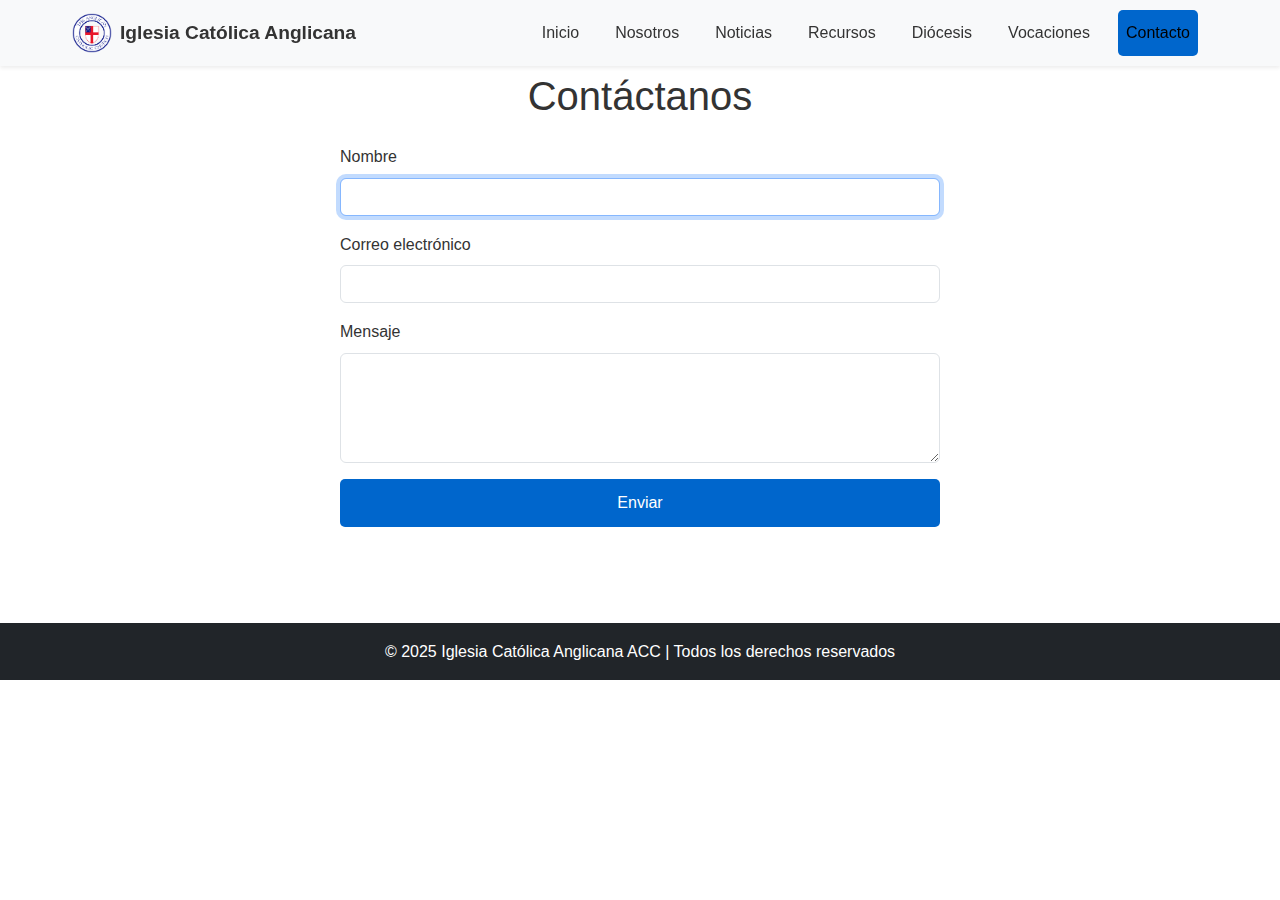
<file: contacto.html>
<!DOCTYPE html>
<html lang="es">
<head>
    <meta charset="UTF-8">
    <meta name="viewport" content="width=device-width, initial-scale=1.0">
    <title>Contacto - Iglesia Católica Anglicana</title>
    <link href="https://cdn.jsdelivr.net/npm/bootstrap@5.3.3/dist/css/bootstrap.min.css" rel="stylesheet">
    <link rel="stylesheet" href="css/styles.css">
    </head>
    <body>
    <!-- HEADER -->
    <header>
    <nav class="navbar navbar-expand-lg navbar-light bg-light fixed-top shadow-sm">
        <div class="container">
            <a class="navbar-brand fw-bold" href="index.html">
                <img src="img/logo/ACC-Logo.png" alt="Logo ACC" width="40" class="me-2">Iglesia Católica Anglicana
            </a>
            <button class="navbar-toggler" type="button" data-bs-toggle="collapse" data-bs-target="#menu">
                <span class="navbar-toggler-icon"></span>
            </button>
            <div class="collapse navbar-collapse" id="menu">
                <ul class="navbar-nav ms-auto">
                    <li class="nav-item"><a href="index.html" class="nav-link">Inicio</a></li>
                    <li class="nav-item"><a href="nosotros.html" class="nav-link">Nosotros</a></li>
                    <li class="nav-item"><a href="noticias.html" class="nav-link">Noticias</a></li>
                    <li class="nav-item"><a href="recursos.html" class="nav-link">Recursos</a></li>
                    <li class="nav-item"><a href="diocesis.html" class="nav-link">Diócesis</a></li>
                    <li class="nav-item"><a href="vocaciones.html" class="nav-link">Vocaciones</a></li>
                    <li class="nav-item"><a href="contacto.html" class="nav-link active">Contacto</a></li>
                </ul>
            </div>
        </div>
    </nav>
    </header>

    <main class="container py-5 mt-5 pt-4">
        <h1 class="text-center mb-4">Contáctanos</h1>

        <form class="mx-auto" style="max-width: 600px;">
        <div class="mb-3">
            <label for="nombre" class="form-label">Nombre</label>
            <input type="text" id="nombre" class="form-control" required autofocus>
        </div>
        <div class="mb-3">
            <label for="correo" class="form-label">Correo electrónico</label>
            <input type="email" id="correo" class="form-control" required>
        </div>
        <div class="mb-3">
            <label for="mensaje" class="form-label">Mensaje</label>
            <textarea id="mensaje" class="form-control" rows="4" required></textarea>
        </div>
        <button type="submit" class="btn btn-primary w-100">Enviar</button>
        </form>
    </main>

    <!-- FOOTER -->
    <footer class="bg-dark text-white text-center py-3 mt-5">
        <p class="mb-0">© 2025 Iglesia Católica Anglicana ACC | Todos los derechos reservados</p>
    </footer>

    <script src="https://cdn.jsdelivr.net/npm/bootstrap@5.3.3/dist/js/bootstrap.bundle.min.js"></script>
</body>
</html>
</file>
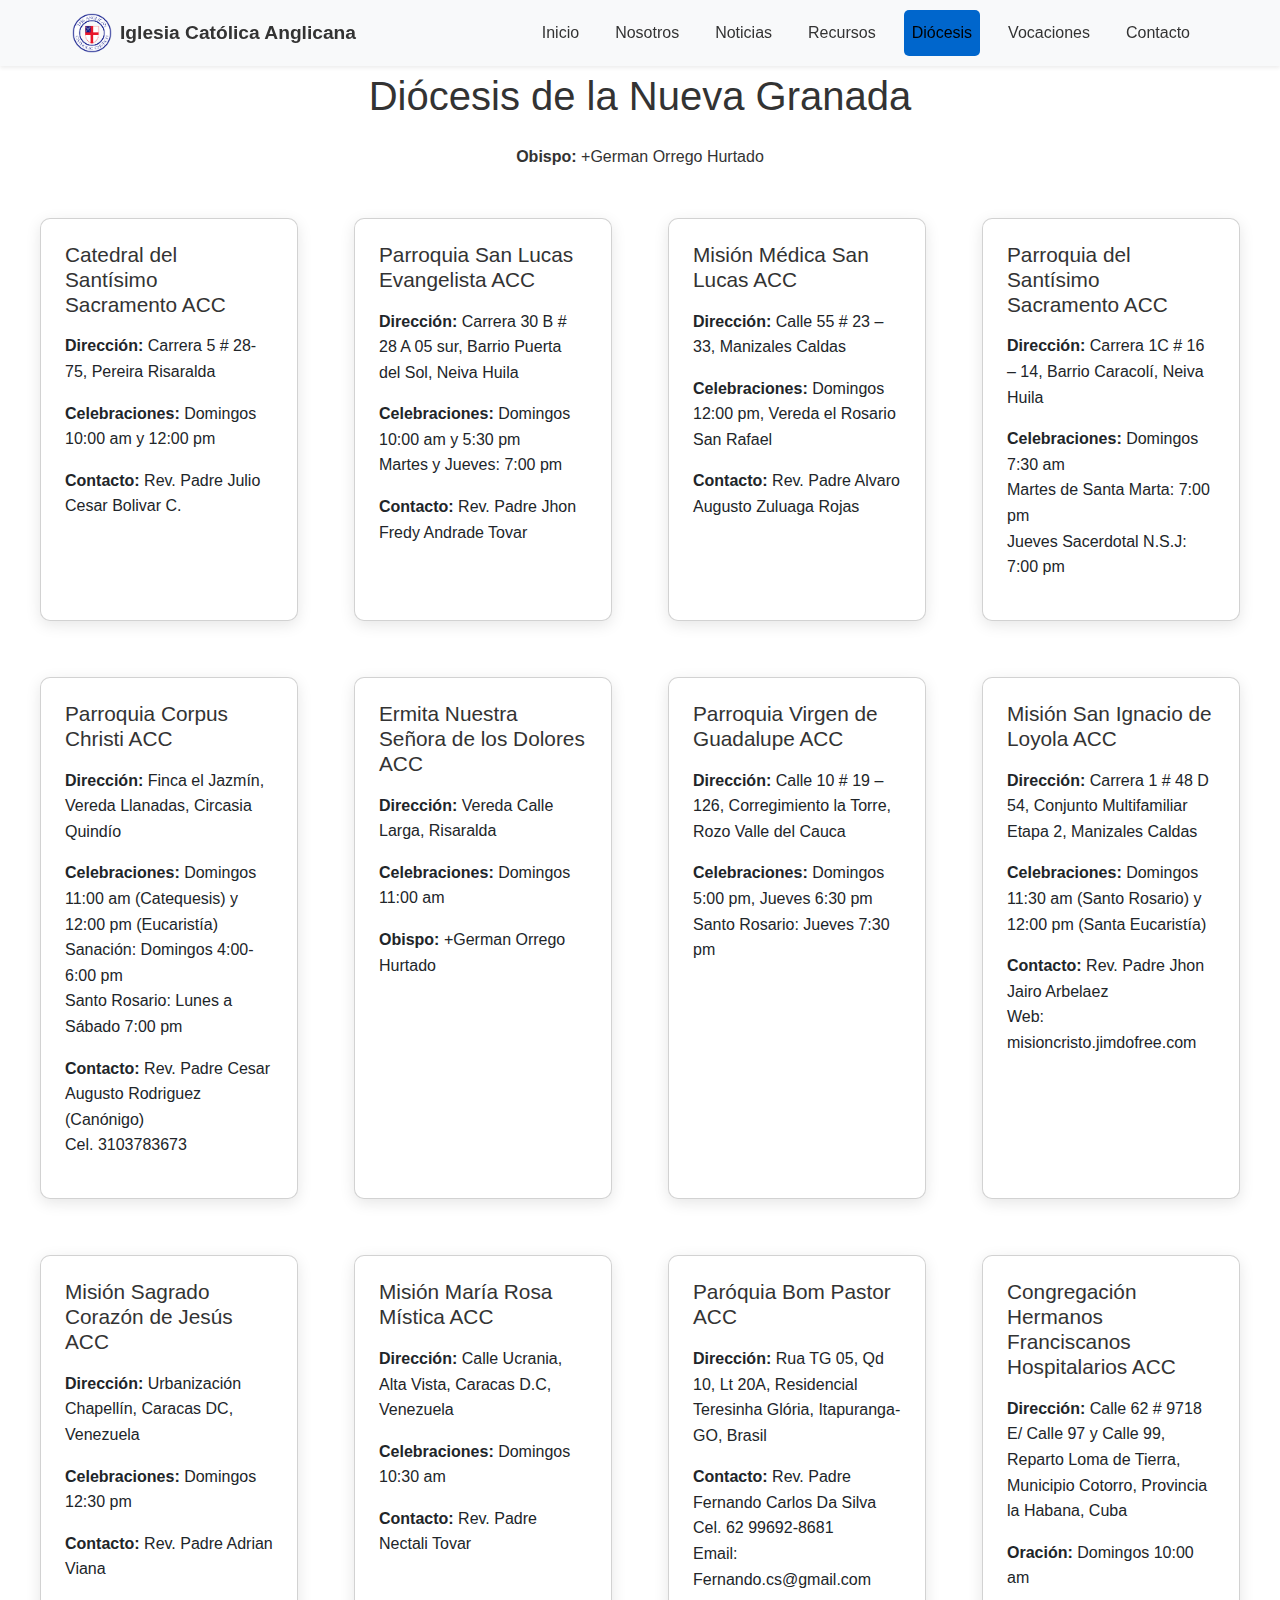
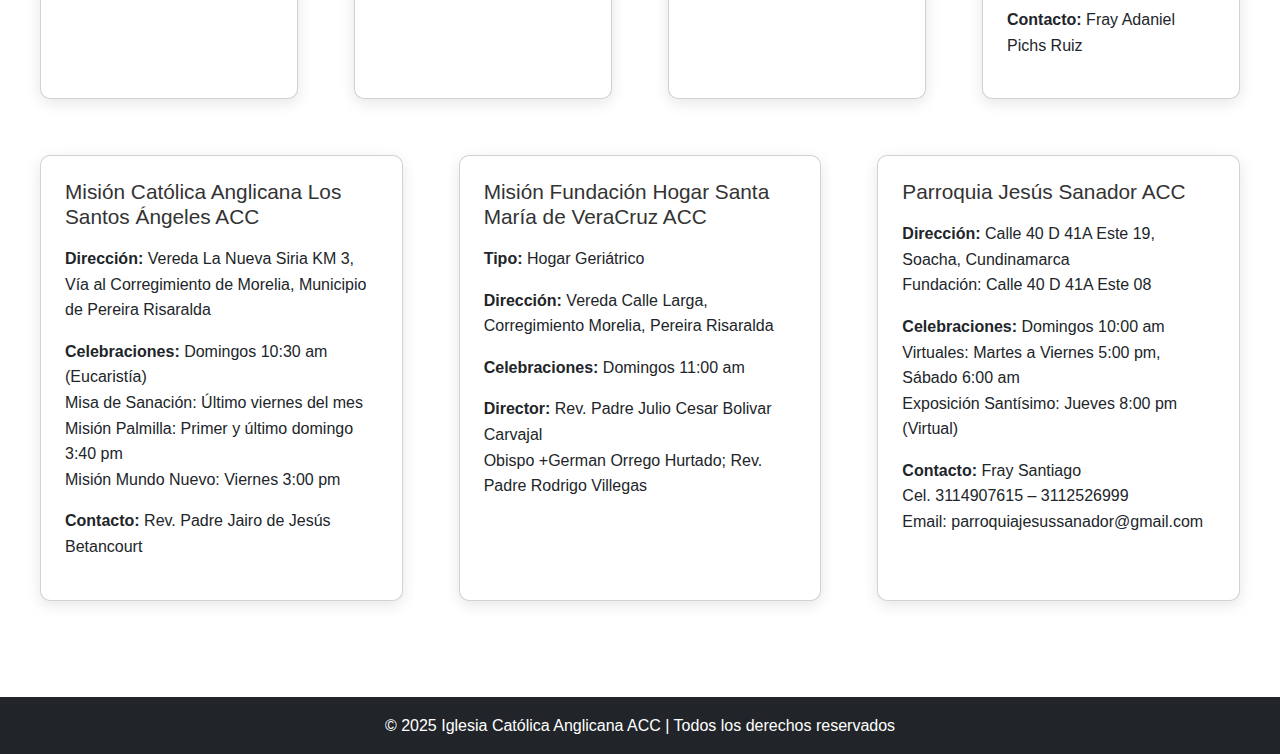
<file: diocesis.html>
<!DOCTYPE html>
<html lang="es">
    <head>
    <meta charset="UTF-8">
    <meta name="viewport" content="width=device-width, initial-scale=1.0">
    <title>Diócesis De la Nueva Granada - Iglesia Católica Anglicana</title>
    <link href="https://cdn.jsdelivr.net/npm/bootstrap@5.3.3/dist/css/bootstrap.min.css" rel="stylesheet">
    <link rel="stylesheet" href="css/styles.css">
    </head>
    <body>
    <!-- HEADER -->
    <header>
    <nav class="navbar navbar-expand-lg navbar-light bg-light fixed-top shadow-sm">
        <div class="container">
            <a class="navbar-brand fw-bold" href="index.html">
                <img src="img/logo/ACC-Logo.png" alt="Logo ACC" width="40" class="me-2">Iglesia Católica Anglicana
            </a>
            <button class="navbar-toggler" type="button" data-bs-toggle="collapse" data-bs-target="#menu">
                <span class="navbar-toggler-icon"></span>
            </button>
            <div class="collapse navbar-collapse" id="menu">
                <ul class="navbar-nav ms-auto">
                    <li class="nav-item"><a href="index.html" class="nav-link">Inicio</a></li>
                    <li class="nav-item"><a href="nosotros.html" class="nav-link">Nosotros</a></li>
                    <li class="nav-item"><a href="noticias.html" class="nav-link">Noticias</a></li>
                    <li class="nav-item"><a href="recursos.html" class="nav-link">Recursos</a></li>
                    <li class="nav-item"><a href="diocesis.html" class="nav-link active">Diócesis</a></li>
                    <li class="nav-item"><a href="vocaciones.html" class="nav-link">Vocaciones</a></li>
                    <li class="nav-item"><a href="contacto.html" class="nav-link">Contacto</a></li>
                </ul>
            </div>
        </div>
    </nav>
    </header>

    <main class="container py-5 mt-5 pt-4">
        <h1 class="text-center mb-4">Diócesis de la Nueva Granada</h1>
        <p class="text-center mb-5"><strong>Obispo:</strong> +German Orrego Hurtado</p>
        
        <div class="row g-4">
            <!-- Catedral del Santísimo Sacramento -->
            <div class="col-md-6 col-lg-4">
                <div class="card h-100">
                    <div class="card-body">
                        <h5 class="card-title">Catedral del Santísimo Sacramento ACC</h5>
                        <p><strong>Dirección:</strong> Carrera 5 # 28-75, Pereira Risaralda</p>
                        <p><strong>Celebraciones:</strong> Domingos 10:00 am y 12:00 pm</p>
                        <p><strong>Contacto:</strong> Rev. Padre Julio Cesar Bolivar C.</p>
                    </div>
                </div>
            </div>

            <!-- Parroquia San Lucas Evangelista -->
            <div class="col-md-6 col-lg-4">
                <div class="card h-100">
                    <div class="card-body">
                        <h5 class="card-title">Parroquia San Lucas Evangelista ACC</h5>
                        <p><strong>Dirección:</strong> Carrera 30 B # 28 A 05 sur, Barrio Puerta del Sol, Neiva Huila</p>
                        <p><strong>Celebraciones:</strong> Domingos 10:00 am y 5:30 pm<br>Martes y Jueves: 7:00 pm</p>
                        <p><strong>Contacto:</strong> Rev. Padre Jhon Fredy Andrade Tovar</p>
                    </div>
                </div>
            </div>

            <!-- Misión Médica San Lucas -->
            <div class="col-md-6 col-lg-4">
                <div class="card h-100">
                    <div class="card-body">
                        <h5 class="card-title">Misión Médica San Lucas ACC</h5>
                        <p><strong>Dirección:</strong> Calle 55 # 23 – 33, Manizales Caldas</p>
                        <p><strong>Celebraciones:</strong> Domingos 12:00 pm, Vereda el Rosario San Rafael</p>
                        <p><strong>Contacto:</strong> Rev. Padre Alvaro Augusto Zuluaga Rojas</p>
                    </div>
                </div>
            </div>

            <!-- Parroquia del Santísimo Sacramento -->
            <div class="col-md-6 col-lg-4">
                <div class="card h-100">
                    <div class="card-body">
                        <h5 class="card-title">Parroquia del Santísimo Sacramento ACC</h5>
                        <p><strong>Dirección:</strong> Carrera 1C # 16 – 14, Barrio Caracolí, Neiva Huila</p>
                        <p><strong>Celebraciones:</strong> Domingos 7:30 am<br>Martes de Santa Marta: 7:00 pm<br>Jueves Sacerdotal N.S.J: 7:00 pm</p>
                    </div>
                </div>
            </div>

            <!-- Parroquia Corpus Christi -->
            <div class="col-md-6 col-lg-4">
                <div class="card h-100">
                    <div class="card-body">
                        <h5 class="card-title">Parroquia Corpus Christi ACC</h5>
                        <p><strong>Dirección:</strong> Finca el Jazmín, Vereda Llanadas, Circasia Quindío</p>
                        <p><strong>Celebraciones:</strong> Domingos 11:00 am (Catequesis) y 12:00 pm (Eucaristía)<br>Sanación: Domingos 4:00-6:00 pm<br>Santo Rosario: Lunes a Sábado 7:00 pm</p>
                        <p><strong>Contacto:</strong> Rev. Padre Cesar Augusto Rodriguez (Canónigo)<br>Cel. 3103783673</p>
                    </div>
                </div>
            </div>

            <!-- Ermita Nuestra Señora de los Dolores -->
            <div class="col-md-6 col-lg-4">
                <div class="card h-100">
                    <div class="card-body">
                        <h5 class="card-title">Ermita Nuestra Señora de los Dolores ACC</h5>
                        <p><strong>Dirección:</strong> Vereda Calle Larga, Risaralda</p>
                        <p><strong>Celebraciones:</strong> Domingos 11:00 am</p>
                        <p><strong>Obispo:</strong> +German Orrego Hurtado</p>
                    </div>
                </div>
            </div>

            <!-- Parroquia Virgen de Guadalupe -->
            <div class="col-md-6 col-lg-4">
                <div class="card h-100">
                    <div class="card-body">
                        <h5 class="card-title">Parroquia Virgen de Guadalupe ACC</h5>
                        <p><strong>Dirección:</strong> Calle 10 # 19 – 126, Corregimiento la Torre, Rozo Valle del Cauca</p>
                        <p><strong>Celebraciones:</strong> Domingos 5:00 pm, Jueves 6:30 pm<br>Santo Rosario: Jueves 7:30 pm</p>
                    </div>
                </div>
            </div>

            <!-- Misión San Ignacio de Loyola -->
            <div class="col-md-6 col-lg-4">
                <div class="card h-100">
                    <div class="card-body">
                        <h5 class="card-title">Misión San Ignacio de Loyola ACC</h5>
                        <p><strong>Dirección:</strong> Carrera 1 # 48 D 54, Conjunto Multifamiliar Etapa 2, Manizales Caldas</p>
                        <p><strong>Celebraciones:</strong> Domingos 11:30 am (Santo Rosario) y 12:00 pm (Santa Eucaristía)</p>
                        <p><strong>Contacto:</strong> Rev. Padre Jhon Jairo Arbelaez<br>Web: misioncristo.jimdofree.com</p>
                    </div>
                </div>
            </div>

            <!-- Misión Sagrado Corazón de Jesús -->
            <div class="col-md-6 col-lg-4">
                <div class="card h-100">
                    <div class="card-body">
                        <h5 class="card-title">Misión Sagrado Corazón de Jesús ACC</h5>
                        <p><strong>Dirección:</strong> Urbanización Chapellín, Caracas DC, Venezuela</p>
                        <p><strong>Celebraciones:</strong> Domingos 12:30 pm</p>
                        <p><strong>Contacto:</strong> Rev. Padre Adrian Viana</p>
                    </div>
                </div>
            </div>

            <!-- Misión María Rosa Mística -->
            <div class="col-md-6 col-lg-4">
                <div class="card h-100">
                    <div class="card-body">
                        <h5 class="card-title">Misión María Rosa Mística ACC</h5>
                        <p><strong>Dirección:</strong> Calle Ucrania, Alta Vista, Caracas D.C, Venezuela</p>
                        <p><strong>Celebraciones:</strong> Domingos 10:30 am</p>
                        <p><strong>Contacto:</strong> Rev. Padre Nectali Tovar</p>
                    </div>
                </div>
            </div>

            <!-- Paróquia Bom Pastor -->
            <div class="col-md-6 col-lg-4">
                <div class="card h-100">
                    <div class="card-body">
                        <h5 class="card-title">Paróquia Bom Pastor ACC</h5>
                        <p><strong>Dirección:</strong> Rua TG 05, Qd 10, Lt 20A, Residencial Teresinha Glória, Itapuranga-GO, Brasil</p>
                        <p><strong>Contacto:</strong> Rev. Padre Fernando Carlos Da Silva<br>Cel. 62 99692-8681<br>Email: Fernando.cs@gmail.com</p>
                    </div>
                </div>
            </div>

            <!-- Congregación Hermanos Franciscanos -->
            <div class="col-md-6 col-lg-4">
                <div class="card h-100">
                    <div class="card-body">
                        <h5 class="card-title">Congregación Hermanos Franciscanos Hospitalarios ACC</h5>
                        <p><strong>Dirección:</strong> Calle 62 # 9718 E/ Calle 97 y Calle 99, Reparto Loma de Tierra, Municipio Cotorro, Provincia la Habana, Cuba</p>
                        <p><strong>Oración:</strong> Domingos 10:00 am</p>
                        <p><strong>Contacto:</strong> Fray Adaniel Pichs Ruiz</p>
                    </div>
                </div>
            </div>

            <!-- Misión Católica Anglicana Los Santos Ángeles -->
            <div class="col-md-6 col-lg-4">
                <div class="card h-100">
                    <div class="card-body">
                        <h5 class="card-title">Misión Católica Anglicana Los Santos Ángeles ACC</h5>
                        <p><strong>Dirección:</strong> Vereda La Nueva Siria KM 3, Vía al Corregimiento de Morelia, Municipio de Pereira Risaralda</p>
                        <p><strong>Celebraciones:</strong> Domingos 10:30 am (Eucaristía)<br>Misa de Sanación: Último viernes del mes<br>Misión Palmilla: Primer y último domingo 3:40 pm<br>Misión Mundo Nuevo: Viernes 3:00 pm</p>
                        <p><strong>Contacto:</strong> Rev. Padre Jairo de Jesús Betancourt</p>
                    </div>
                </div>
            </div>

            <!-- Misión Fundación Hogar Santa María -->
            <div class="col-md-6 col-lg-4">
                <div class="card h-100">
                    <div class="card-body">
                        <h5 class="card-title">Misión Fundación Hogar Santa María de VeraCruz ACC</h5>
                        <p><strong>Tipo:</strong> Hogar Geriátrico</p>
                        <p><strong>Dirección:</strong> Vereda Calle Larga, Corregimiento Morelia, Pereira Risaralda</p>
                        <p><strong>Celebraciones:</strong> Domingos 11:00 am</p>
                        <p><strong>Director:</strong> Rev. Padre Julio Cesar Bolivar Carvajal<br>Obispo +German Orrego Hurtado; Rev. Padre Rodrigo Villegas</p>
                    </div>
                </div>
            </div>

            <!-- Parroquia Jesús Sanador -->
            <div class="col-md-6 col-lg-4">
                <div class="card h-100">
                    <div class="card-body">
                        <h5 class="card-title">Parroquia Jesús Sanador ACC</h5>
                        <p><strong>Dirección:</strong> Calle 40 D 41A Este 19, Soacha, Cundinamarca<br>Fundación: Calle 40 D 41A Este 08</p>
                        <p><strong>Celebraciones:</strong> Domingos 10:00 am<br>Virtuales: Martes a Viernes 5:00 pm, Sábado 6:00 am<br>Exposición Santísimo: Jueves 8:00 pm (Virtual)</p>
                        <p><strong>Contacto:</strong> Fray Santiago<br>Cel. 3114907615 – 3112526999<br>Email: parroquiajesussanador@gmail.com</p>
                    </div>
                </div>
            </div>
        </div>
    </main>

    <!-- FOOTER -->
    <footer class="bg-dark text-white text-center py-3 mt-5">
        <p class="mb-0">© 2025 Iglesia Católica Anglicana ACC | Todos los derechos reservados</p>
    </footer>

    <script src="https://cdn.jsdelivr.net/npm/bootstrap@5.3.3/dist/js/bootstrap.bundle.min.js"></script>
</body>
</html>
</file>
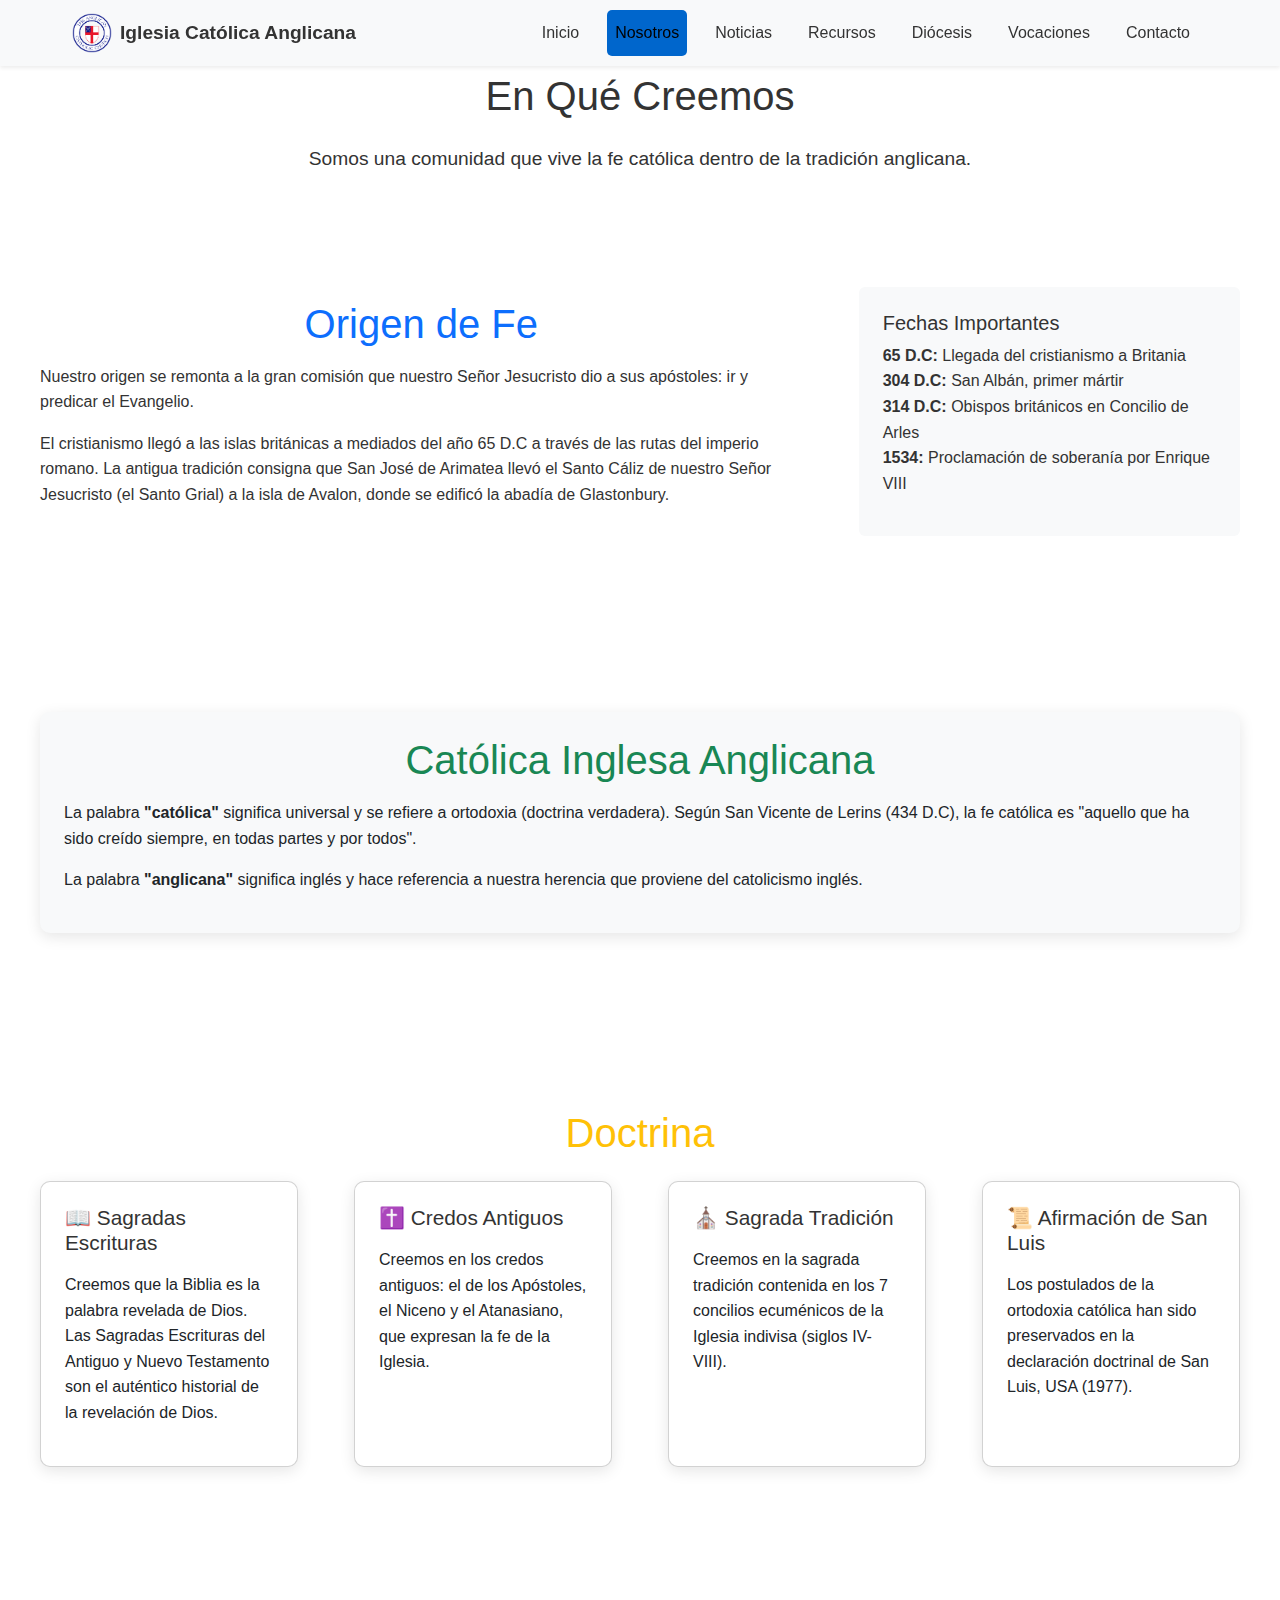
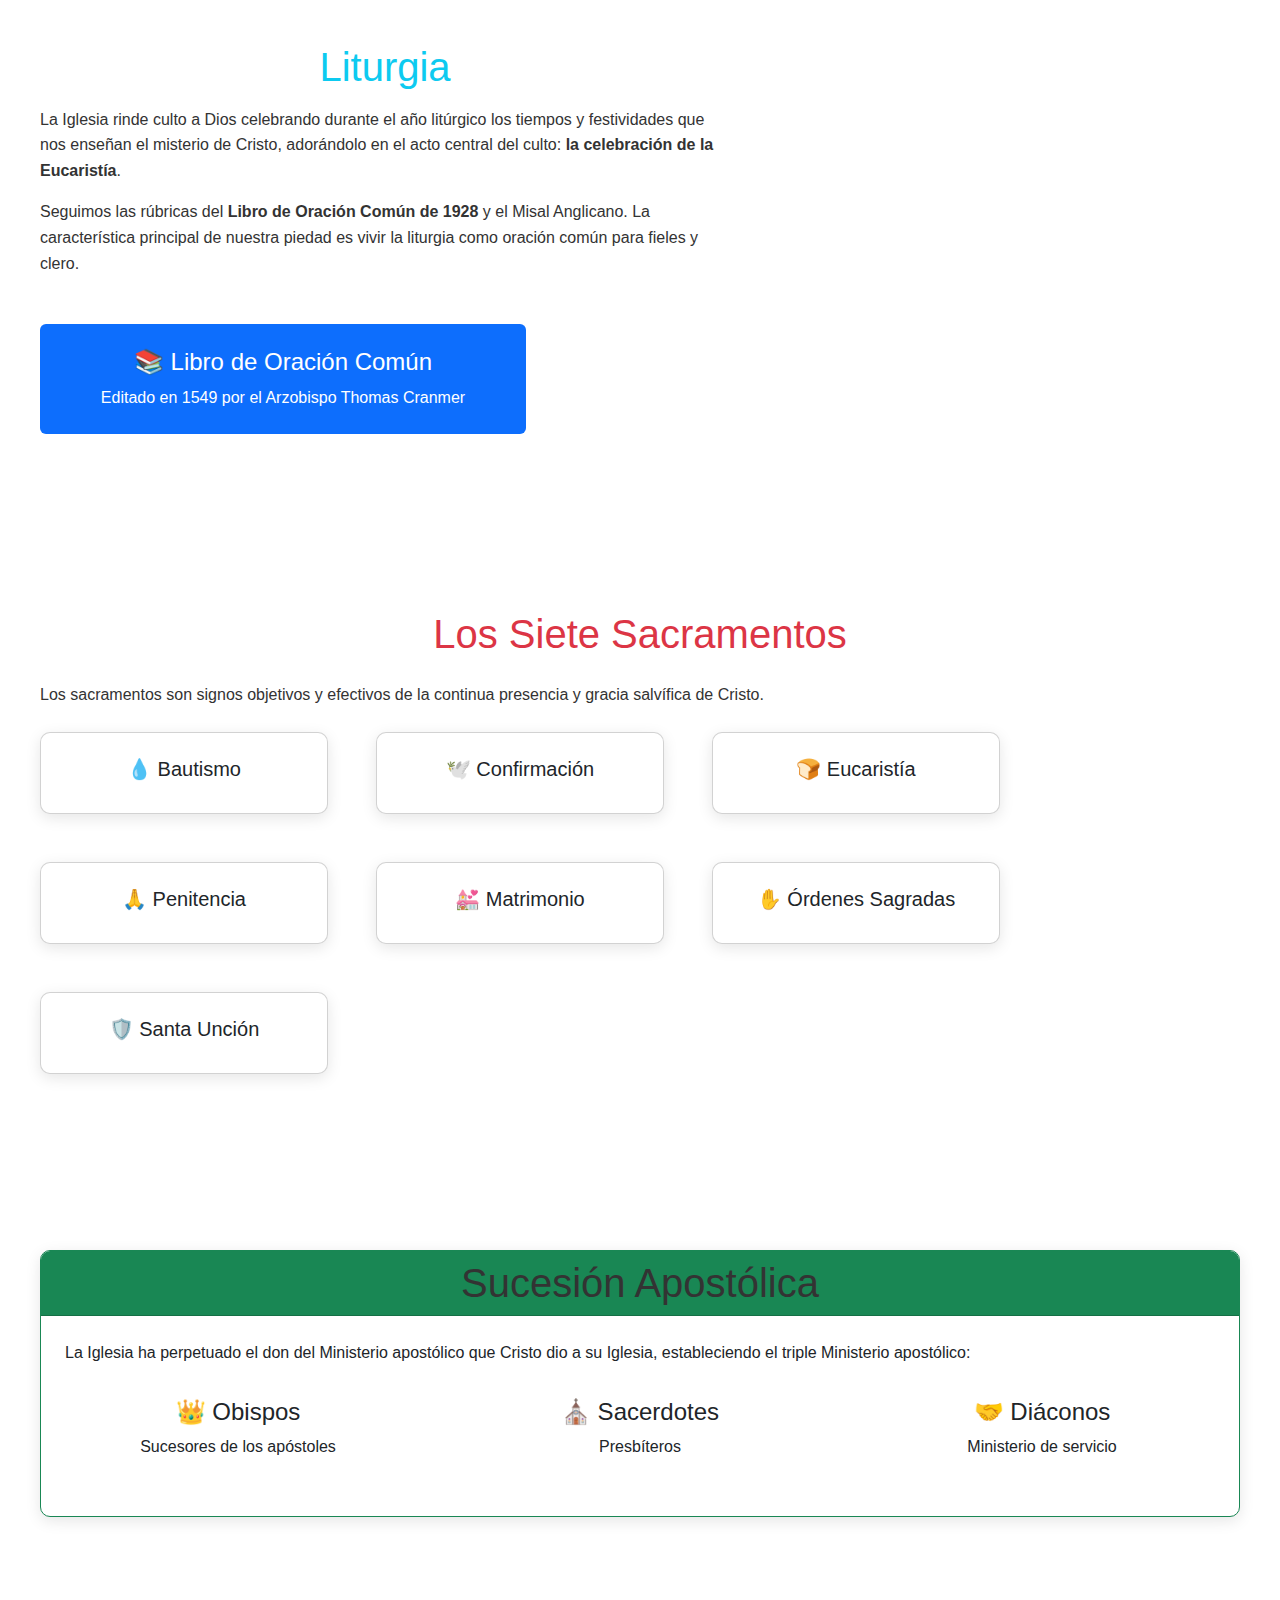
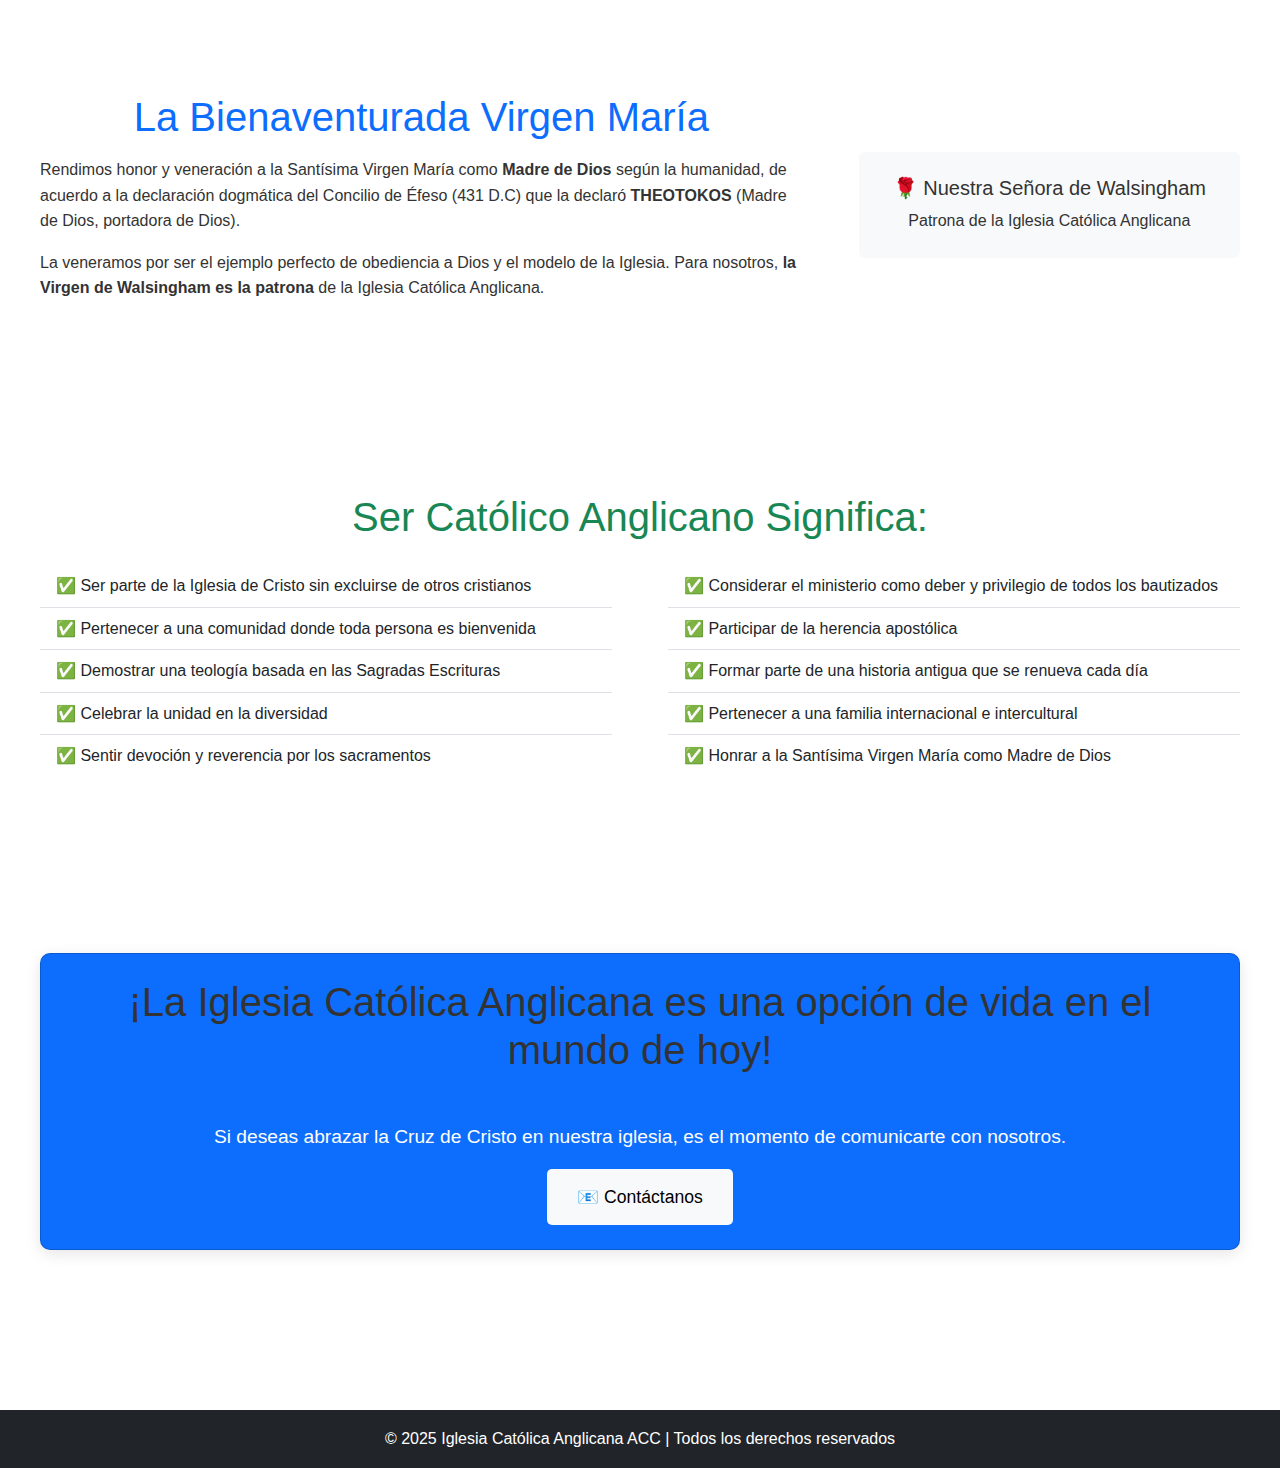
<file: nosotros.html>
<!DOCTYPE html>
<html lang="es">
    <head>
    <meta charset="UTF-8">
    <meta name="viewport" content="width=device-width, initial-scale=1.0">
    <title>Nosotros - Iglesia Católica Anglicana</title>
    <link href="https://cdn.jsdelivr.net/npm/bootstrap@5.3.3/dist/css/bootstrap.min.css" rel="stylesheet">
    <link rel="stylesheet" href="css/styles.css">
    </head>
    <body>
    <!-- HEADER -->
    <header>
    <nav class="navbar navbar-expand-lg navbar-light bg-light fixed-top shadow-sm">
        <div class="container">
            <a class="navbar-brand fw-bold" href="index.html">
                <img src="img/logo/ACC-Logo.png" alt="Logo ACC" width="40" class="me-2">Iglesia Católica Anglicana
            </a>
            <button class="navbar-toggler" type="button" data-bs-toggle="collapse" data-bs-target="#menu">
                <span class="navbar-toggler-icon"></span>
            </button>
            <div class="collapse navbar-collapse" id="menu">
                <ul class="navbar-nav ms-auto">
                    <li class="nav-item"><a href="index.html" class="nav-link">Inicio</a></li>
                    <li class="nav-item"><a href="nosotros.html" class="nav-link active">Nosotros</a></li>
                    <li class="nav-item"><a href="noticias.html" class="nav-link">Noticias</a></li>
                    <li class="nav-item"><a href="recursos.html" class="nav-link">Recursos</a></li>
                    <li class="nav-item"><a href="diocesis.html" class="nav-link">Diócesis</a></li>
                    <li class="nav-item"><a href="vocaciones.html" class="nav-link">Vocaciones</a></li>
                    <li class="nav-item"><a href="contacto.html" class="nav-link">Contacto</a></li>
                </ul>
            </div>
        </div>
    </nav>
    </header>

    <!-- CONTENIDO -->
    <main class="container py-5 mt-5 pt-4">
        <h1 class="text-center mb-4">En Qué Creemos</h1>
        <p class="lead text-center mb-5">Somos una comunidad que vive la fe católica dentro de la tradición anglicana.</p>

        <!-- Origen de Fe -->
        <section class="mb-5">
            <div class="row align-items-center">
                <div class="col-md-8">
                    <h2 class="text-primary mb-3">Origen de Fe</h2>
                    <p>Nuestro origen se remonta a la gran comisión que nuestro Señor Jesucristo dio a sus apóstoles: ir y predicar el Evangelio.</p>
                    <p>El cristianismo llegó a las islas británicas a mediados del año 65 D.C a través de las rutas del imperio romano. La antigua tradición consigna que San José de Arimatea llevó el Santo Cáliz de nuestro Señor Jesucristo (el Santo Grial) a la isla de Avalon, donde se edificó la abadía de Glastonbury.</p>
                </div>
                <div class="col-md-4">
                    <div class="bg-light p-4 rounded">
                        <h5>Fechas Importantes</h5>
                        <ul class="list-unstyled">
                            <li><strong>65 D.C:</strong> Llegada del cristianismo a Britania</li>
                            <li><strong>304 D.C:</strong> San Albán, primer mártir</li>
                            <li><strong>314 D.C:</strong> Obispos británicos en Concilio de Arles</li>
                            <li><strong>1534:</strong> Proclamación de soberanía por Enrique VIII</li>
                        </ul>
                    </div>
                </div>
            </div>
        </section>

        <!-- Católica Inglesa Anglicana -->
        <section class="mb-5">
            <div class="card border-0 bg-light">
                <div class="card-body">
                    <h2 class="text-success mb-3">Católica Inglesa Anglicana</h2>
                    <p>La palabra <strong>"católica"</strong> significa universal y se refiere a ortodoxia (doctrina verdadera). Según San Vicente de Lerins (434 D.C), la fe católica es "aquello que ha sido creído siempre, en todas partes y por todos".</p>
                    <p>La palabra <strong>"anglicana"</strong> significa inglés y hace referencia a nuestra herencia que proviene del catolicismo inglés.</p>
                </div>
            </div>
        </section>

        <!-- Doctrina -->
        <section class="mb-5">
            <h2 class="text-warning mb-4">Doctrina</h2>
            <div class="row g-4">
                <div class="col-md-6">
                    <div class="card h-100">
                        <div class="card-body">
                            <h5 class="card-title">📖 Sagradas Escrituras</h5>
                            <p>Creemos que la Biblia es la palabra revelada de Dios. Las Sagradas Escrituras del Antiguo y Nuevo Testamento son el auténtico historial de la revelación de Dios.</p>
                        </div>
                    </div>
                </div>
                <div class="col-md-6">
                    <div class="card h-100">
                        <div class="card-body">
                            <h5 class="card-title">✝️ Credos Antiguos</h5>
                            <p>Creemos en los credos antiguos: el de los Apóstoles, el Niceno y el Atanasiano, que expresan la fe de la Iglesia.</p>
                        </div>
                    </div>
                </div>
                <div class="col-md-6">
                    <div class="card h-100">
                        <div class="card-body">
                            <h5 class="card-title">⛪ Sagrada Tradición</h5>
                            <p>Creemos en la sagrada tradición contenida en los 7 concilios ecuménicos de la Iglesia indivisa (siglos IV-VIII).</p>
                        </div>
                    </div>
                </div>
                <div class="col-md-6">
                    <div class="card h-100">
                        <div class="card-body">
                            <h5 class="card-title">📜 Afirmación de San Luis</h5>
                            <p>Los postulados de la ortodoxia católica han sido preservados en la declaración doctrinal de San Luis, USA (1977).</p>
                        </div>
                    </div>
                </div>
            </div>
        </section>

        <!-- Liturgia -->
        <section class="mb-5">
            <div class="row align-items-center">
                <div class="col-md-7">
                    <h2 class="text-info mb-3">Liturgia</h2>
                    <p>La Iglesia rinde culto a Dios celebrando durante el año litúrgico los tiempos y festividades que nos enseñan el misterio de Cristo, adorándolo en el acto central del culto: <strong>la celebración de la Eucaristía</strong>.</p>
                    <p>Seguimos las rúbricas del <strong>Libro de Oración Común de 1928</strong> y el Misal Anglicano. La característica principal de nuestra piedad es vivir la liturgia como oración común para fieles y clero.</p>
                </div>
                <div class="col-md-5">
                    <div class="text-center">
                        <div class="bg-primary text-white p-4 rounded">
                            <h4>📚 Libro de Oración Común</h4>
                            <p class="mb-0">Editado en 1549 por el Arzobispo Thomas Cranmer</p>
                        </div>
                    </div>
                </div>
            </div>
        </section>

        <!-- Sacramentos -->
        <section class="mb-5">
            <h2 class="text-danger mb-4">Los Siete Sacramentos</h2>
            <p class="mb-4">Los sacramentos son signos objetivos y efectivos de la continua presencia y gracia salvífica de Cristo.</p>
            <div class="row g-3">
                <div class="col-md-3 col-sm-6">
                    <div class="card text-center">
                        <div class="card-body">
                            <h5>💧 Bautismo</h5>
                        </div>
                    </div>
                </div>
                <div class="col-md-3 col-sm-6">
                    <div class="card text-center">
                        <div class="card-body">
                            <h5>🕊️ Confirmación</h5>
                        </div>
                    </div>
                </div>
                <div class="col-md-3 col-sm-6">
                    <div class="card text-center">
                        <div class="card-body">
                            <h5>🍞 Eucaristía</h5>
                        </div>
                    </div>
                </div>
                <div class="col-md-3 col-sm-6">
                    <div class="card text-center">
                        <div class="card-body">
                            <h5>🙏 Penitencia</h5>
                        </div>
                    </div>
                </div>
                <div class="col-md-3 col-sm-6">
                    <div class="card text-center">
                        <div class="card-body">
                            <h5>💒 Matrimonio</h5>
                        </div>
                    </div>
                </div>
                <div class="col-md-3 col-sm-6">
                    <div class="card text-center">
                        <div class="card-body">
                            <h5>✋ Órdenes Sagradas</h5>
                        </div>
                    </div>
                </div>
                <div class="col-md-3 col-sm-6">
                    <div class="card text-center">
                        <div class="card-body">
                            <h5>🛡️ Santa Unción</h5>
                        </div>
                    </div>
                </div>
            </div>
        </section>

        <!-- Sucesión Apostólica -->
        <section class="mb-5">
            <div class="card border-success">
                <div class="card-header bg-success text-white">
                    <h2 class="mb-0">Sucesión Apostólica</h2>
                </div>
                <div class="card-body">
                    <p>La Iglesia ha perpetuado el don del Ministerio apostólico que Cristo dio a su Iglesia, estableciendo el triple Ministerio apostólico:</p>
                    <div class="row text-center">
                        <div class="col-md-4">
                            <div class="p-3">
                                <h4>👑 Obispos</h4>
                                <p>Sucesores de los apóstoles</p>
                            </div>
                        </div>
                        <div class="col-md-4">
                            <div class="p-3">
                                <h4>⛪ Sacerdotes</h4>
                                <p>Presbíteros</p>
                            </div>
                        </div>
                        <div class="col-md-4">
                            <div class="p-3">
                                <h4>🤝 Diáconos</h4>
                                <p>Ministerio de servicio</p>
                            </div>
                        </div>
                    </div>
                </div>
            </div>
        </section>

        <!-- La Bienaventurada Virgen María -->
        <section class="mb-5">
            <div class="row align-items-center">
                <div class="col-md-8">
                    <h2 class="text-primary mb-3">La Bienaventurada Virgen María</h2>
                    <p>Rendimos honor y veneración a la Santísima Virgen María como <strong>Madre de Dios</strong> según la humanidad, de acuerdo a la declaración dogmática del Concilio de Éfeso (431 D.C) que la declaró <strong>THEOTOKOS</strong> (Madre de Dios, portadora de Dios).</p>
                    <p>La veneramos por ser el ejemplo perfecto de obediencia a Dios y el modelo de la Iglesia. Para nosotros, <strong>la Virgen de Walsingham es la patrona</strong> de la Iglesia Católica Anglicana.</p>
                </div>
                <div class="col-md-4">
                    <div class="bg-light p-4 rounded text-center">
                        <h5>🌹 Nuestra Señora de Walsingham</h5>
                        <p class="mb-0">Patrona de la Iglesia Católica Anglicana</p>
                    </div>
                </div>
            </div>
        </section>

        <!-- Ser Católico Anglicano -->
        <section class="mb-5">
            <h2 class="text-success mb-4">Ser Católico Anglicano Significa:</h2>
            <div class="row g-4">
                <div class="col-md-6">
                    <ul class="list-group list-group-flush">
                        <li class="list-group-item">✅ Ser parte de la Iglesia de Cristo sin excluirse de otros cristianos</li>
                        <li class="list-group-item">✅ Pertenecer a una comunidad donde toda persona es bienvenida</li>
                        <li class="list-group-item">✅ Demostrar una teología basada en las Sagradas Escrituras</li>
                        <li class="list-group-item">✅ Celebrar la unidad en la diversidad</li>
                        <li class="list-group-item">✅ Sentir devoción y reverencia por los sacramentos</li>
                    </ul>
                </div>
                <div class="col-md-6">
                    <ul class="list-group list-group-flush">
                        <li class="list-group-item">✅ Considerar el ministerio como deber y privilegio de todos los bautizados</li>
                        <li class="list-group-item">✅ Participar de la herencia apostólica</li>
                        <li class="list-group-item">✅ Formar parte de una historia antigua que se renueva cada día</li>
                        <li class="list-group-item">✅ Pertenecer a una familia internacional e intercultural</li>
                        <li class="list-group-item">✅ Honrar a la Santísima Virgen María como Madre de Dios</li>
                    </ul>
                </div>
            </div>
        </section>

        <!-- Llamado a la Acción -->
        <section class="text-center">
            <div class="card bg-primary text-white">
                <div class="card-body">
                    <h2>¡La Iglesia Católica Anglicana es una opción de vida en el mundo de hoy!</h2>
                    <p class="lead">Si deseas abrazar la Cruz de Cristo en nuestra iglesia, es el momento de comunicarte con nosotros.</p>
                    <a href="mailto:comunicacionesaccpo@gmail.com" class="btn btn-light btn-lg">📧 Contáctanos</a>
                </div>
            </div>
        </section>
    </main>

    <!-- FOOTER -->
    <footer class="bg-dark text-white text-center py-3 mt-5">
        <p class="mb-0">© 2025 Iglesia Católica Anglicana ACC | Todos los derechos reservados</p>
    </footer>

    <script src="https://cdn.jsdelivr.net/npm/bootstrap@5.3.3/dist/js/bootstrap.bundle.min.js"></script>
</body>
</html>
</file>
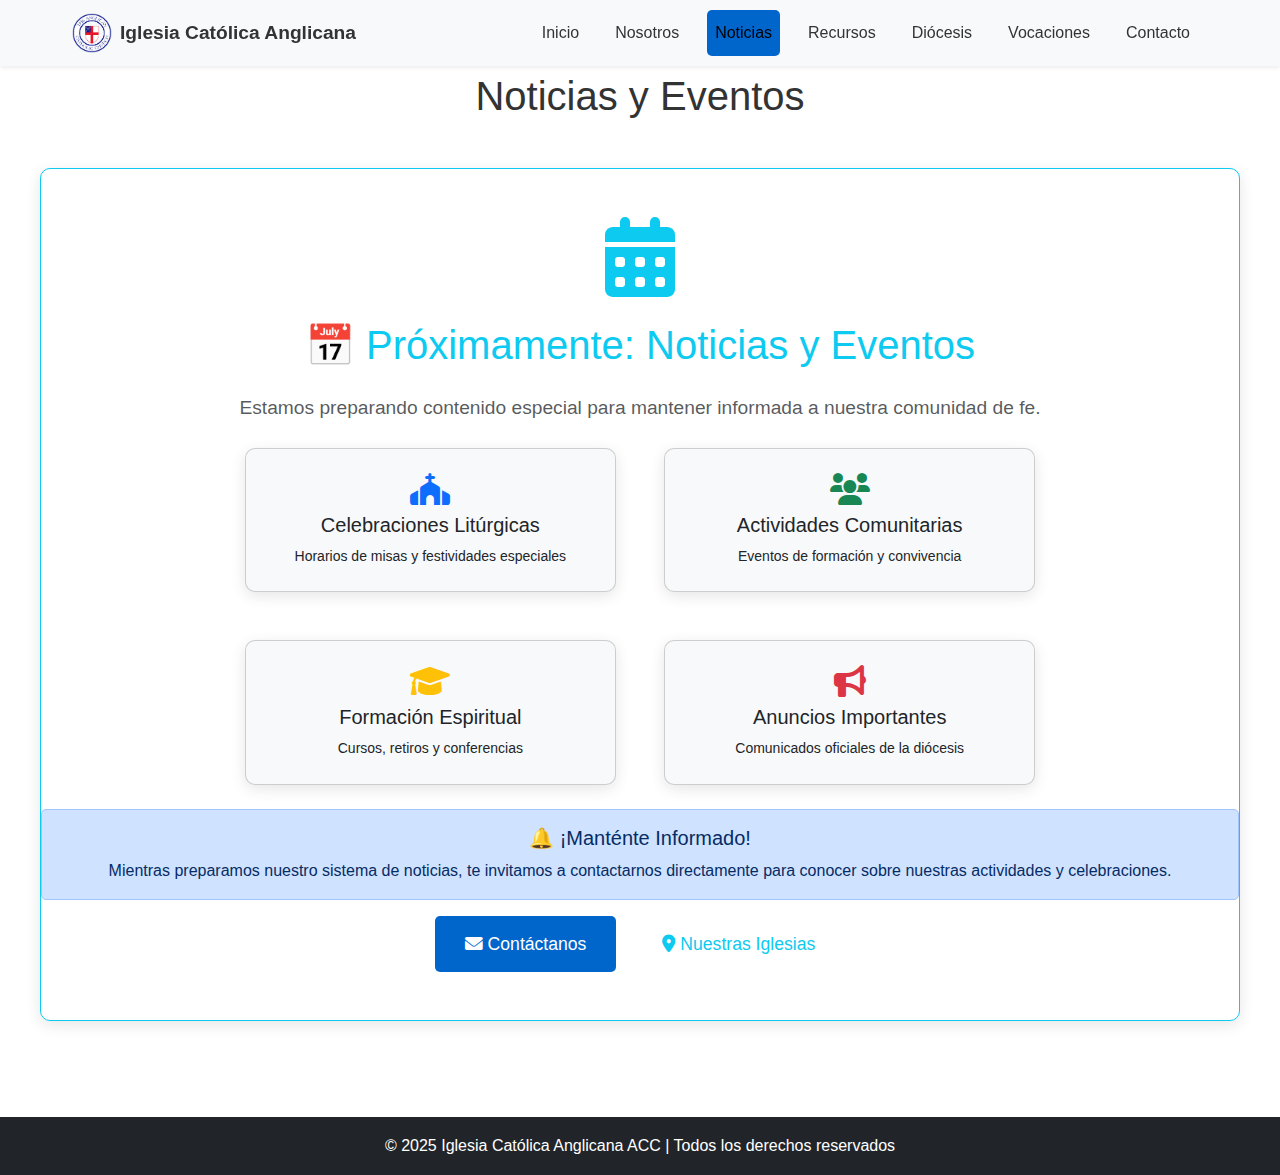
<file: noticias.html>
<!DOCTYPE html>
<html lang="es">
    <head>
    <meta charset="UTF-8">
    <meta name="viewport" content="width=device-width, initial-scale=1.0">
    <title>Noticias - Iglesia Católica Anglicana</title>
    <link href="https://cdn.jsdelivr.net/npm/bootstrap@5.3.3/dist/css/bootstrap.min.css" rel="stylesheet">
    <link rel="stylesheet" href="https://cdnjs.cloudflare.com/ajax/libs/font-awesome/6.0.0/css/all.min.css">
    <link rel="stylesheet" href="css/styles.css">
    </head>
    <body>
    <!-- HEADER -->
    <header>
    <nav class="navbar navbar-expand-lg navbar-light bg-light fixed-top shadow-sm">
        <div class="container">
            <a class="navbar-brand fw-bold" href="index.html">
                <img src="img/logo/ACC-Logo.png" alt="Logo ACC" width="40" class="me-2">Iglesia Católica Anglicana
            </a>
            <button class="navbar-toggler" type="button" data-bs-toggle="collapse" data-bs-target="#menu">
                <span class="navbar-toggler-icon"></span>
            </button>
            <div class="collapse navbar-collapse" id="menu">
                <ul class="navbar-nav ms-auto">
                    <li class="nav-item"><a href="index.html" class="nav-link">Inicio</a></li>
                    <li class="nav-item"><a href="nosotros.html" class="nav-link">Nosotros</a></li>
                    <li class="nav-item"><a href="noticias.html" class="nav-link active">Noticias</a></li>
                    <li class="nav-item"><a href="recursos.html" class="nav-link">Recursos</a></li>
                    <li class="nav-item"><a href="diocesis.html" class="nav-link">Diócesis</a></li>
                    <li class="nav-item"><a href="vocaciones.html" class="nav-link">Vocaciones</a></li>
                    <li class="nav-item"><a href="contacto.html" class="nav-link">Contacto</a></li>
                </ul>
            </div>
        </div>
    </nav>
    </header>

    <main class="container py-5 mt-5 pt-4">
        <h1 class="text-center mb-5">Noticias y Eventos</h1>

        <!-- Contenido dinámico de noticias -->
        <div id="noticias-container" class="row g-4">
            <!-- Mensaje genérico cuando no hay noticias -->
            <div id="no-noticias" class="col-12">
                <div class="card border-info">
                    <div class="card-body text-center py-5">
                        <div class="mb-4">
                            <i class="fas fa-calendar-alt" style="font-size: 5rem; color: #0dcaf0;"></i>
                        </div>
                        <h2 class="text-info mb-4">📅 Próximamente: Noticias y Eventos</h2>
                        <p class="lead text-muted mb-4">Estamos preparando contenido especial para mantener informada a nuestra comunidad de fe.</p>
                        
                        <div class="row justify-content-center mb-4">
                            <div class="col-lg-8">
                                <div class="row g-3">
                                    <div class="col-md-6">
                                        <div class="card bg-light">
                                            <div class="card-body text-center">
                                                <i class="fas fa-church text-primary mb-2" style="font-size: 2rem;"></i>
                                                <h5>Celebraciones Litúrgicas</h5>
                                                <p class="small mb-0">Horarios de misas y festividades especiales</p>
                                            </div>
                                        </div>
                                    </div>
                                    <div class="col-md-6">
                                        <div class="card bg-light">
                                            <div class="card-body text-center">
                                                <i class="fas fa-users text-success mb-2" style="font-size: 2rem;"></i>
                                                <h5>Actividades Comunitarias</h5>
                                                <p class="small mb-0">Eventos de formación y convivencia</p>
                                            </div>
                                        </div>
                                    </div>
                                    <div class="col-md-6">
                                        <div class="card bg-light">
                                            <div class="card-body text-center">
                                                <i class="fas fa-graduation-cap text-warning mb-2" style="font-size: 2rem;"></i>
                                                <h5>Formación Espiritual</h5>
                                                <p class="small mb-0">Cursos, retiros y conferencias</p>
                                            </div>
                                        </div>
                                    </div>
                                    <div class="col-md-6">
                                        <div class="card bg-light">
                                            <div class="card-body text-center">
                                                <i class="fas fa-bullhorn text-danger mb-2" style="font-size: 2rem;"></i>
                                                <h5>Anuncios Importantes</h5>
                                                <p class="small mb-0">Comunicados oficiales de la diócesis</p>
                                            </div>
                                        </div>
                                    </div>
                                </div>
                            </div>
                        </div>
                        
                        <div class="alert alert-primary" role="alert">
                            <h5 class="alert-heading">🔔 ¡Manténte Informado!</h5>
                            <p class="mb-0">Mientras preparamos nuestro sistema de noticias, te invitamos a contactarnos directamente para conocer sobre nuestras actividades y celebraciones.</p>
                        </div>
                        
                        <div class="d-flex justify-content-center gap-3 flex-wrap">
                            <a href="contacto.html" class="btn btn-primary btn-lg">
                                <i class="fas fa-envelope"></i> Contáctanos
                            </a>
                            <a href="diocesis.html" class="btn btn-outline-info btn-lg">
                                <i class="fas fa-map-marker-alt"></i> Nuestras Iglesias
                            </a>
                        </div>
                    </div>
                </div>
            </div>
            
            <!-- Aquí se cargarán las noticias dinámicamente desde la base de datos -->
        </div>
        
        <!-- Paginación (se mostrará cuando haya noticias) -->
        <nav id="paginacion" class="mt-5" style="display: none;">
            <ul class="pagination justify-content-center">
                <li class="page-item disabled">
                    <a class="page-link" href="#">Anterior</a>
                </li>
                <li class="page-item active">
                    <a class="page-link" href="#">1</a>
                </li>
                <li class="page-item">
                    <a class="page-link" href="#">Siguiente</a>
                </li>
            </ul>
        </nav>
    </main>

    <!-- FOOTER -->
    <footer class="bg-dark text-white text-center py-3 mt-5">
        <p class="mb-0">© 2025 Iglesia Católica Anglicana ACC | Todos los derechos reservados</p>
    </footer>

    <script src="https://cdn.jsdelivr.net/npm/bootstrap@5.3.3/dist/js/bootstrap.bundle.min.js"></script>
    <script>
        // Función para cargar todas las noticias desde la base de datos
        function cargarTodasLasNoticias() {
            // Aquí se hará la llamada a la API/base de datos
            // fetch('/api/noticias')
            //   .then(response => response.json())
            //   .then(noticias => mostrarTodasLasNoticias(noticias))
            //   .catch(error => console.error('Error:', error));
            
            // Por ahora, simular que no hay noticias
            const noticias = []; // Cambiar por datos reales de la API
            mostrarTodasLasNoticias(noticias);
        }
        
        function mostrarTodasLasNoticias(noticias) {
            const container = document.getElementById('noticias-container');
            const noNoticias = document.getElementById('no-noticias');
            const paginacion = document.getElementById('paginacion');
            
            if (noticias.length === 0) {
                // Mostrar mensaje genérico
                noNoticias.style.display = 'block';
                paginacion.style.display = 'none';
            } else {
                // Ocultar mensaje genérico y mostrar noticias
                noNoticias.style.display = 'none';
                paginacion.style.display = 'block';
                
                // Limpiar noticias anteriores
                const noticiasItems = container.querySelectorAll('.noticia-item');
                noticiasItems.forEach(item => item.remove());
                
                // Agregar todas las noticias
                noticias.forEach(noticia => {
                    const noticiaHTML = `
                        <div class="col-lg-4 col-md-6 noticia-item">
                            <div class="card h-100 shadow-sm">
                                <img src="${noticia.imagen}" class="card-img-top" alt="${noticia.titulo}" style="height: 200px; object-fit: cover;">
                                <div class="card-body d-flex flex-column">
                                    <h5 class="card-title">${noticia.titulo}</h5>
                                    <p class="card-text flex-grow-1">${noticia.resumen}</p>
                                    <div class="mt-auto">
                                        <small class="text-muted">
                                            <i class="fas fa-calendar"></i> ${noticia.fecha}
                                        </small>
                                        <div class="mt-2">
                                            <a href="#" class="btn btn-primary btn-sm">Leer más</a>
                                        </div>
                                    </div>
                                </div>
                            </div>
                        </div>
                    `;
                    container.insertAdjacentHTML('beforeend', noticiaHTML);
                });
            }
        }
        
        // Cargar noticias al cargar la página
        document.addEventListener('DOMContentLoaded', cargarTodasLasNoticias);
    </script>
</body>
</html>
</file>
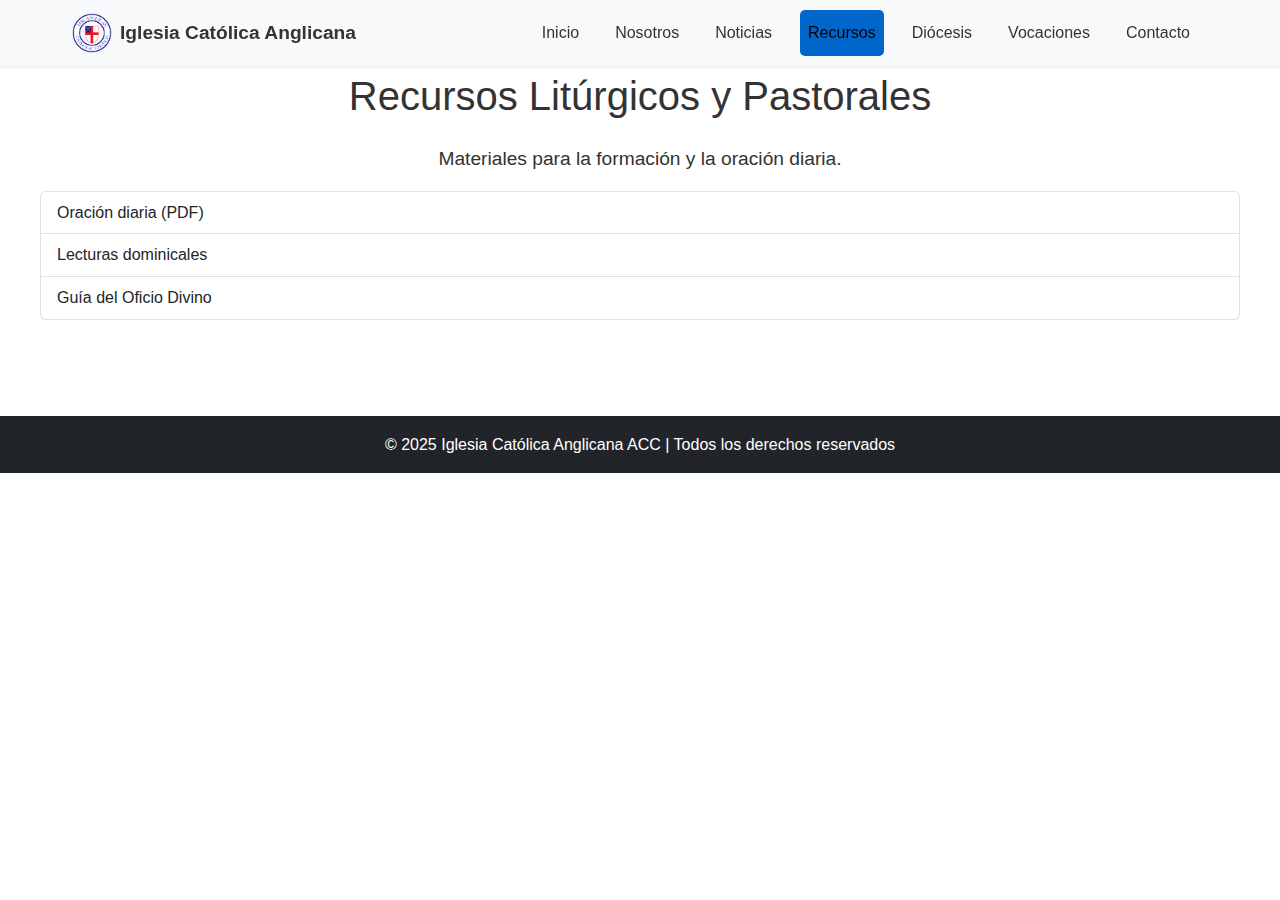
<file: recursos.html>
<!DOCTYPE html>
<html lang="es">
<head>
    <meta charset="UTF-8">
    <meta name="viewport" content="width=device-width, initial-scale=1.0">
    <title>Recursos - Iglesia Católica Anglicana</title>
    <link href="https://cdn.jsdelivr.net/npm/bootstrap@5.3.3/dist/css/bootstrap.min.css" rel="stylesheet">
    <link rel="stylesheet" href="css/styles.css">
    </head>
    <body>
    <!-- HEADER -->
    <header>
    <nav class="navbar navbar-expand-lg navbar-light bg-light fixed-top shadow-sm">
        <div class="container">
            <a class="navbar-brand fw-bold" href="index.html">
                <img src="img/logo/ACC-Logo.png" alt="Logo ACC" width="40" class="me-2">Iglesia Católica Anglicana
            </a>
            <button class="navbar-toggler" type="button" data-bs-toggle="collapse" data-bs-target="#menu">
                <span class="navbar-toggler-icon"></span>
            </button>
            <div class="collapse navbar-collapse" id="menu">
                <ul class="navbar-nav ms-auto">
                    <li class="nav-item"><a href="index.html" class="nav-link">Inicio</a></li>
                    <li class="nav-item"><a href="nosotros.html" class="nav-link">Nosotros</a></li>
                    <li class="nav-item"><a href="noticias.html" class="nav-link">Noticias</a></li>
                    <li class="nav-item"><a href="recursos.html" class="nav-link active">Recursos</a></li>
                    <li class="nav-item"><a href="diocesis.html" class="nav-link">Diócesis</a></li>
                    <li class="nav-item"><a href="vocaciones.html" class="nav-link">Vocaciones</a></li>
                    <li class="nav-item"><a href="contacto.html" class="nav-link">Contacto</a></li>
                </ul>
            </div>
        </div>
    </nav>
    </header>

    <main class="container py-5 mt-5 pt-4">
        <h1 class="text-center mb-4">Recursos Litúrgicos y Pastorales</h1>
        <p class="lead text-center">Materiales para la formación y la oración diaria.</p>

        <ul class="list-group">
        <li class="list-group-item">Oración diaria (PDF)</li>
        <li class="list-group-item">Lecturas dominicales</li>
        <li class="list-group-item">Guía del Oficio Divino</li>
        </ul>
    </main>

    <!-- FOOTER -->
    <footer class="bg-dark text-white text-center py-3 mt-5">
        <p class="mb-0">© 2025 Iglesia Católica Anglicana ACC | Todos los derechos reservados</p>
    </footer>

    <script src="https://cdn.jsdelivr.net/npm/bootstrap@5.3.3/dist/js/bootstrap.bundle.min.js"></script>
</body>
</html>
</file>
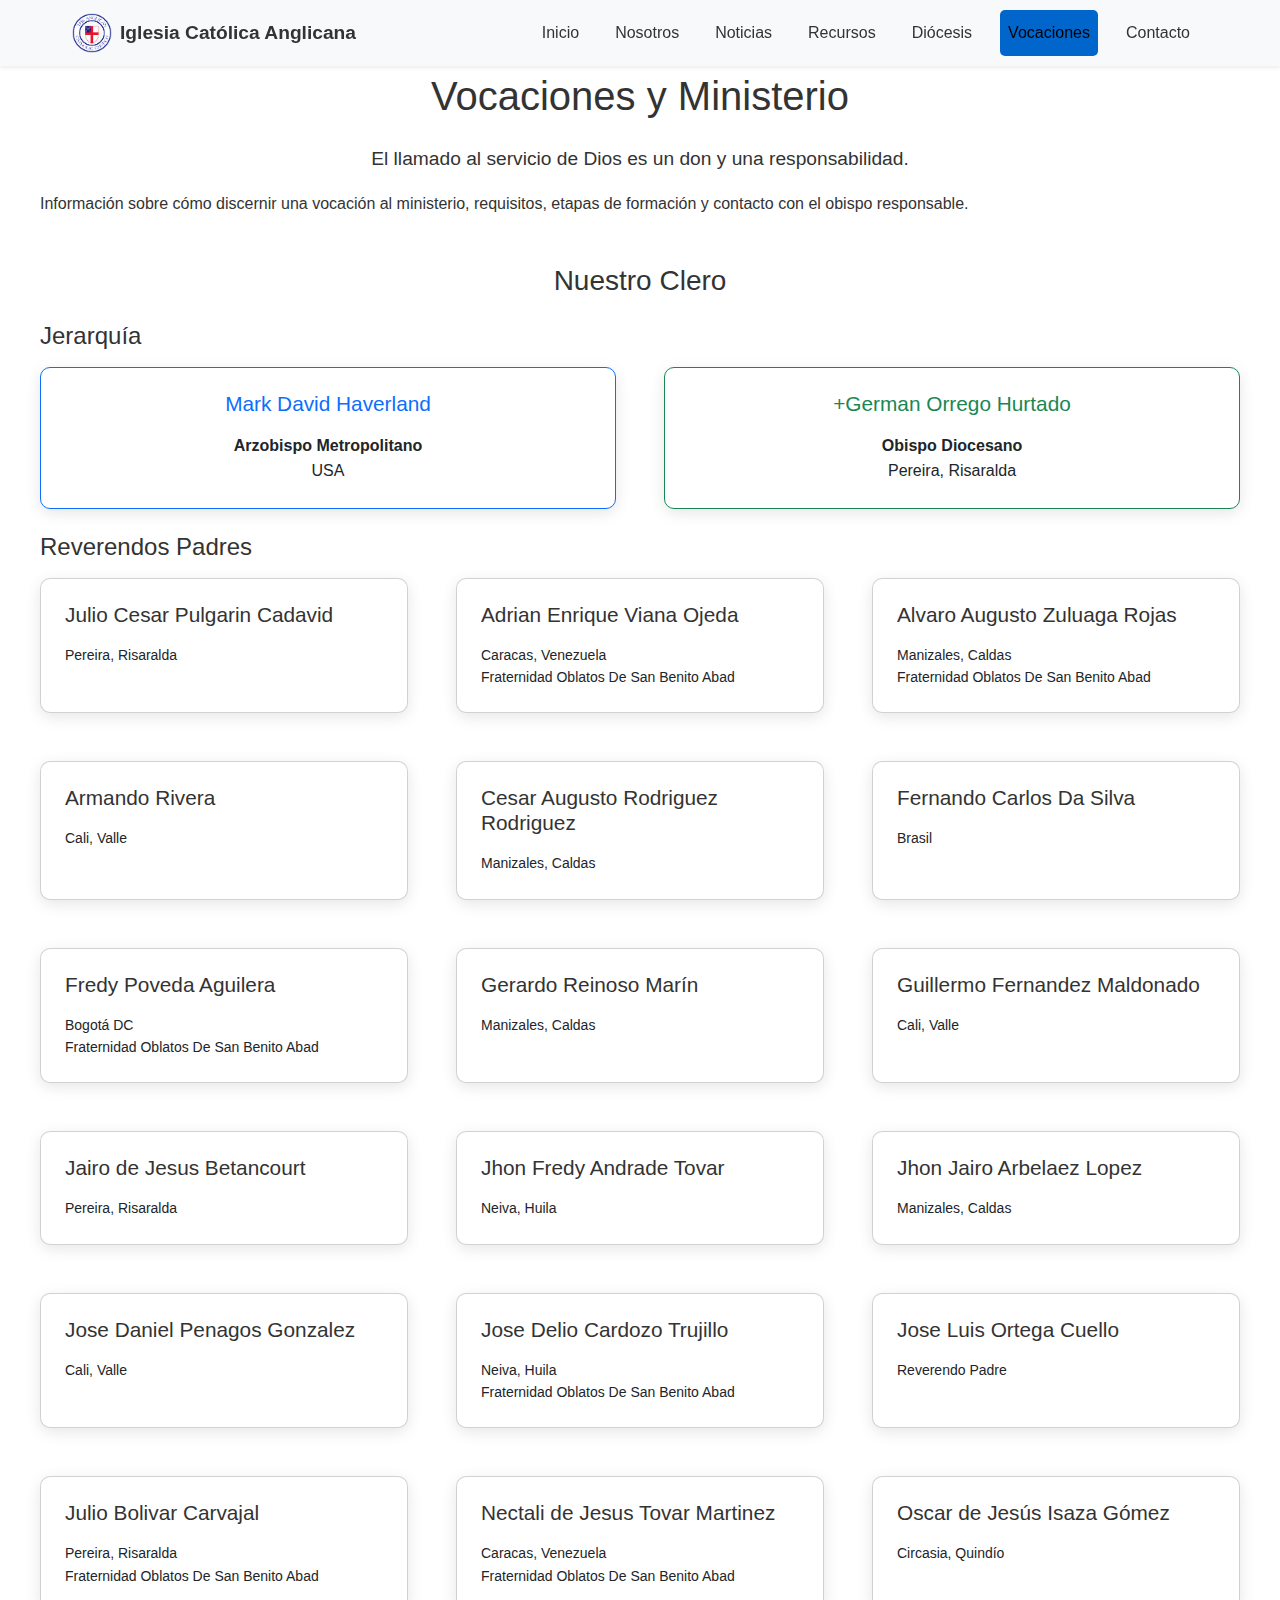
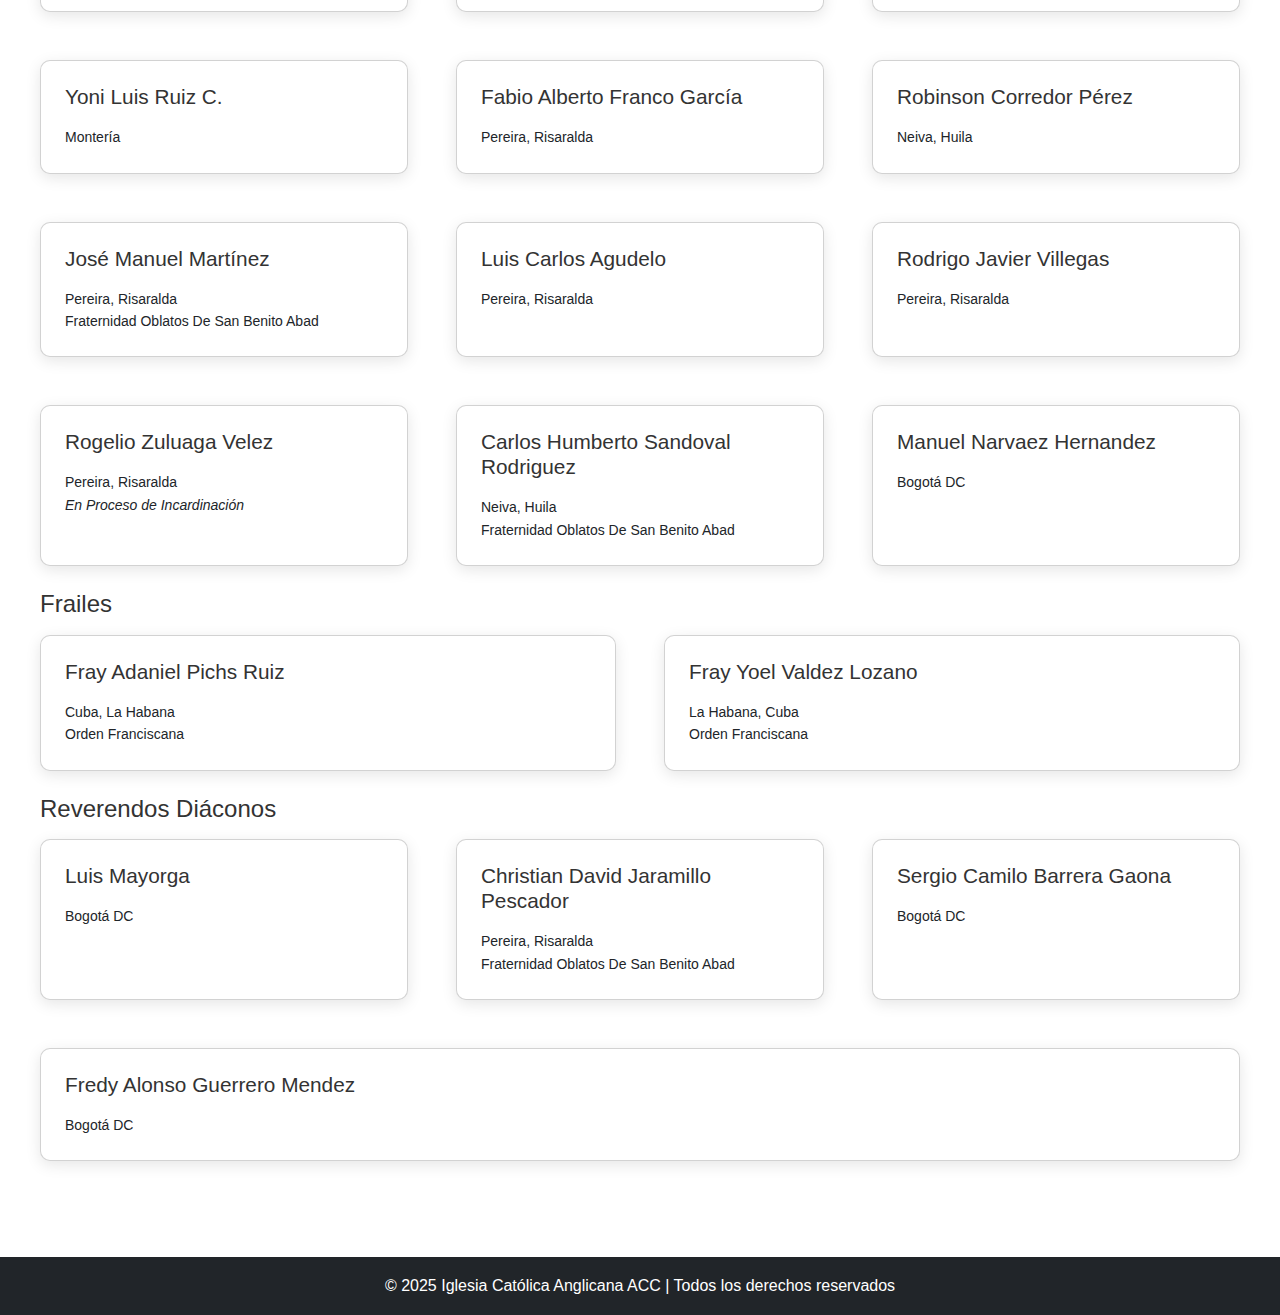
<file: vocaciones.html>
<!DOCTYPE html>
<html lang="es">
    <head>
    <meta charset="UTF-8">
    <meta name="viewport" content="width=device-width, initial-scale=1.0">
    <title>Vocaciones - Iglesia Católica Anglicana</title>
    <link href="https://cdn.jsdelivr.net/npm/bootstrap@5.3.3/dist/css/bootstrap.min.css" rel="stylesheet">
    <link rel="stylesheet" href="css/styles.css">
    </head>
    <body>
    <!-- HEADER -->
    <header>
    <nav class="navbar navbar-expand-lg navbar-light bg-light fixed-top shadow-sm">
        <div class="container">
            <a class="navbar-brand fw-bold" href="index.html">
                <img src="img/logo/ACC-Logo.png" alt="Logo ACC" width="40" class="me-2">Iglesia Católica Anglicana
            </a>
            <button class="navbar-toggler" type="button" data-bs-toggle="collapse" data-bs-target="#menu">
                <span class="navbar-toggler-icon"></span>
            </button>
            <div class="collapse navbar-collapse" id="menu">
                <ul class="navbar-nav ms-auto">
                    <li class="nav-item"><a href="index.html" class="nav-link">Inicio</a></li>
                    <li class="nav-item"><a href="nosotros.html" class="nav-link">Nosotros</a></li>
                    <li class="nav-item"><a href="noticias.html" class="nav-link">Noticias</a></li>
                    <li class="nav-item"><a href="recursos.html" class="nav-link">Recursos</a></li>
                    <li class="nav-item"><a href="diocesis.html" class="nav-link">Diócesis</a></li>
                    <li class="nav-item"><a href="vocaciones.html" class="nav-link active">Vocaciones</a></li>
                    <li class="nav-item"><a href="contacto.html" class="nav-link">Contacto</a></li>
                </ul>
            </div>
        </div>
    </nav>
    </header>

    <main class="container py-5 mt-5 pt-4">
        <h1 class="text-center mb-4">Vocaciones y Ministerio</h1>
        <p class="lead text-center">El llamado al servicio de Dios es un don y una responsabilidad.</p>
        <p>Información sobre cómo discernir una vocación al ministerio, requisitos, etapas de formación y contacto con el obispo responsable.</p>
        <div class="mt-5">
            <h3 class="text-center mb-4">Nuestro Clero</h3>
            
            <!-- Jerarquía -->
            <h4 class="mb-3">Jerarquía</h4>
            <div class="row g-3 mb-4">
                <div class="col-md-6">
                    <div class="card border-primary">
                        <div class="card-body text-center">
                            <h5 class="card-title text-primary">Mark David Haverland</h5>
                            <p class="mb-0"><strong>Arzobispo Metropolitano</strong><br>USA</p>
                        </div>
                    </div>
                </div>
                <div class="col-md-6">
                    <div class="card border-success">
                        <div class="card-body text-center">
                            <h5 class="card-title text-success">+German Orrego Hurtado</h5>
                            <p class="mb-0"><strong>Obispo Diocesano</strong><br>Pereira, Risaralda</p>
                        </div>
                    </div>
                </div>
            </div>

            <!-- Sacerdotes -->
            <h4 class="mb-3">Reverendos Padres</h4>
            <div class="row g-3 mb-4">
                <div class="col-md-4">
                    <div class="card">
                        <div class="card-body">
                            <h6 class="card-title">Julio Cesar Pulgarin Cadavid</h6>
                            <p class="mb-0 small">Pereira, Risaralda</p>
                        </div>
                    </div>
                </div>
                <div class="col-md-4">
                    <div class="card">
                        <div class="card-body">
                            <h6 class="card-title">Adrian Enrique Viana Ojeda</h6>
                            <p class="mb-0 small">Caracas, Venezuela<br>Fraternidad Oblatos De San Benito Abad</p>
                        </div>
                    </div>
                </div>
                <div class="col-md-4">
                    <div class="card">
                        <div class="card-body">
                            <h6 class="card-title">Alvaro Augusto Zuluaga Rojas</h6>
                            <p class="mb-0 small">Manizales, Caldas<br>Fraternidad Oblatos De San Benito Abad</p>
                        </div>
                    </div>
                </div>
                <div class="col-md-4">
                    <div class="card">
                        <div class="card-body">
                            <h6 class="card-title">Armando Rivera</h6>
                            <p class="mb-0 small">Cali, Valle</p>
                        </div>
                    </div>
                </div>
                <div class="col-md-4">
                    <div class="card">
                        <div class="card-body">
                            <h6 class="card-title">Cesar Augusto Rodriguez Rodriguez</h6>
                            <p class="mb-0 small">Manizales, Caldas</p>
                        </div>
                    </div>
                </div>
                <div class="col-md-4">
                    <div class="card">
                        <div class="card-body">
                            <h6 class="card-title">Fernando Carlos Da Silva</h6>
                            <p class="mb-0 small">Brasil</p>
                        </div>
                    </div>
                </div>
                <div class="col-md-4">
                    <div class="card">
                        <div class="card-body">
                            <h6 class="card-title">Fredy Poveda Aguilera</h6>
                            <p class="mb-0 small">Bogotá DC<br>Fraternidad Oblatos De San Benito Abad</p>
                        </div>
                    </div>
                </div>
                <div class="col-md-4">
                    <div class="card">
                        <div class="card-body">
                            <h6 class="card-title">Gerardo Reinoso Marín</h6>
                            <p class="mb-0 small">Manizales, Caldas</p>
                        </div>
                    </div>
                </div>
                <div class="col-md-4">
                    <div class="card">
                        <div class="card-body">
                            <h6 class="card-title">Guillermo Fernandez Maldonado</h6>
                            <p class="mb-0 small">Cali, Valle</p>
                        </div>
                    </div>
                </div>
                <div class="col-md-4">
                    <div class="card">
                        <div class="card-body">
                            <h6 class="card-title">Jairo de Jesus Betancourt</h6>
                            <p class="mb-0 small">Pereira, Risaralda</p>
                        </div>
                    </div>
                </div>
                <div class="col-md-4">
                    <div class="card">
                        <div class="card-body">
                            <h6 class="card-title">Jhon Fredy Andrade Tovar</h6>
                            <p class="mb-0 small">Neiva, Huila</p>
                        </div>
                    </div>
                </div>
                <div class="col-md-4">
                    <div class="card">
                        <div class="card-body">
                            <h6 class="card-title">Jhon Jairo Arbelaez Lopez</h6>
                            <p class="mb-0 small">Manizales, Caldas</p>
                        </div>
                    </div>
                </div>
                <div class="col-md-4">
                    <div class="card">
                        <div class="card-body">
                            <h6 class="card-title">Jose Daniel Penagos Gonzalez</h6>
                            <p class="mb-0 small">Cali, Valle</p>
                        </div>
                    </div>
                </div>
                <div class="col-md-4">
                    <div class="card">
                        <div class="card-body">
                            <h6 class="card-title">Jose Delio Cardozo Trujillo</h6>
                            <p class="mb-0 small">Neiva, Huila<br>Fraternidad Oblatos De San Benito Abad</p>
                        </div>
                    </div>
                </div>
                <div class="col-md-4">
                    <div class="card">
                        <div class="card-body">
                            <h6 class="card-title">Jose Luis Ortega Cuello</h6>
                            <p class="mb-0 small">Reverendo Padre</p>
                        </div>
                    </div>
                </div>
                <div class="col-md-4">
                    <div class="card">
                        <div class="card-body">
                            <h6 class="card-title">Julio Bolivar Carvajal</h6>
                            <p class="mb-0 small">Pereira, Risaralda<br>Fraternidad Oblatos De San Benito Abad</p>
                        </div>
                    </div>
                </div>
                <div class="col-md-4">
                    <div class="card">
                        <div class="card-body">
                            <h6 class="card-title">Nectali de Jesus Tovar Martinez</h6>
                            <p class="mb-0 small">Caracas, Venezuela<br>Fraternidad Oblatos De San Benito Abad</p>
                        </div>
                    </div>
                </div>
                <div class="col-md-4">
                    <div class="card">
                        <div class="card-body">
                            <h6 class="card-title">Oscar de Jesús Isaza Gómez</h6>
                            <p class="mb-0 small">Circasia, Quindío</p>
                        </div>
                    </div>
                </div>
                <div class="col-md-4">
                    <div class="card">
                        <div class="card-body">
                            <h6 class="card-title">Yoni Luis Ruiz C.</h6>
                            <p class="mb-0 small">Montería</p>
                        </div>
                    </div>
                </div>
                <div class="col-md-4">
                    <div class="card">
                        <div class="card-body">
                            <h6 class="card-title">Fabio Alberto Franco García</h6>
                            <p class="mb-0 small">Pereira, Risaralda</p>
                        </div>
                    </div>
                </div>
                <div class="col-md-4">
                    <div class="card">
                        <div class="card-body">
                            <h6 class="card-title">Robinson Corredor Pérez</h6>
                            <p class="mb-0 small">Neiva, Huila</p>
                        </div>
                    </div>
                </div>
                <div class="col-md-4">
                    <div class="card">
                        <div class="card-body">
                            <h6 class="card-title">José Manuel Martínez</h6>
                            <p class="mb-0 small">Pereira, Risaralda<br>Fraternidad Oblatos De San Benito Abad</p>
                        </div>
                    </div>
                </div>
                <div class="col-md-4">
                    <div class="card">
                        <div class="card-body">
                            <h6 class="card-title">Luis Carlos Agudelo</h6>
                            <p class="mb-0 small">Pereira, Risaralda</p>
                        </div>
                    </div>
                </div>
                <div class="col-md-4">
                    <div class="card">
                        <div class="card-body">
                            <h6 class="card-title">Rodrigo Javier Villegas</h6>
                            <p class="mb-0 small">Pereira, Risaralda</p>
                        </div>
                    </div>
                </div>
                <div class="col-md-4">
                    <div class="card">
                        <div class="card-body">
                            <h6 class="card-title">Rogelio Zuluaga Velez</h6>
                            <p class="mb-0 small">Pereira, Risaralda<br><em>En Proceso de Incardinación</em></p>
                        </div>
                    </div>
                </div>
                <div class="col-md-4">
                    <div class="card">
                        <div class="card-body">
                            <h6 class="card-title">Carlos Humberto Sandoval Rodriguez</h6>
                            <p class="mb-0 small">Neiva, Huila<br>Fraternidad Oblatos De San Benito Abad</p>
                        </div>
                    </div>
                </div>
                <div class="col-md-4">
                    <div class="card">
                        <div class="card-body">
                            <h6 class="card-title">Manuel Narvaez Hernandez</h6>
                            <p class="mb-0 small">Bogotá DC</p>
                        </div>
                    </div>
                </div>
            </div>

            <!-- Frailes -->
            <h4 class="mb-3">Frailes</h4>
            <div class="row g-3 mb-4">
                <div class="col-md-4">
                    <div class="card">
                        <div class="card-body">
                            <h6 class="card-title">Fray Adaniel Pichs Ruiz</h6>
                            <p class="mb-0 small">Cuba, La Habana<br>Orden Franciscana</p>
                        </div>
                    </div>
                </div>
                <div class="col-md-4">
                    <div class="card">
                        <div class="card-body">
                            <h6 class="card-title">Fray Yoel Valdez Lozano</h6>
                            <p class="mb-0 small">La Habana, Cuba<br>Orden Franciscana</p>
                        </div>
                    </div>
                </div>
            </div>

            <!-- Diáconos -->
            <h4 class="mb-3">Reverendos Diáconos</h4>
            <div class="row g-3">
                <div class="col-md-4">
                    <div class="card">
                        <div class="card-body">
                            <h6 class="card-title">Luis Mayorga</h6>
                            <p class="mb-0 small">Bogotá DC</p>
                        </div>
                    </div>
                </div>
                <div class="col-md-4">
                    <div class="card">
                        <div class="card-body">
                            <h6 class="card-title">Christian David Jaramillo Pescador</h6>
                            <p class="mb-0 small">Pereira, Risaralda<br>Fraternidad Oblatos De San Benito Abad</p>
                        </div>
                    </div>
                </div>
                <div class="col-md-4">
                    <div class="card">
                        <div class="card-body">
                            <h6 class="card-title">Sergio Camilo Barrera Gaona</h6>
                            <p class="mb-0 small">Bogotá DC</p>
                        </div>
                    </div>
                </div>
                <div class="col-md-4">
                    <div class="card">
                        <div class="card-body">
                            <h6 class="card-title">Fredy Alonso Guerrero Mendez</h6>
                            <p class="mb-0 small">Bogotá DC</p>
                        </div>
                    </div>
                </div>
            </div>
        </div>
    </main>

    <!-- FOOTER -->
    <footer class="bg-dark text-white text-center py-3 mt-5">
        <p class="mb-0">© 2025 Iglesia Católica Anglicana ACC | Todos los derechos reservados</p>
    </footer>

    <script src="https://cdn.jsdelivr.net/npm/bootstrap@5.3.3/dist/js/bootstrap.bundle.min.js"></script>
</body>
</html>
</file>
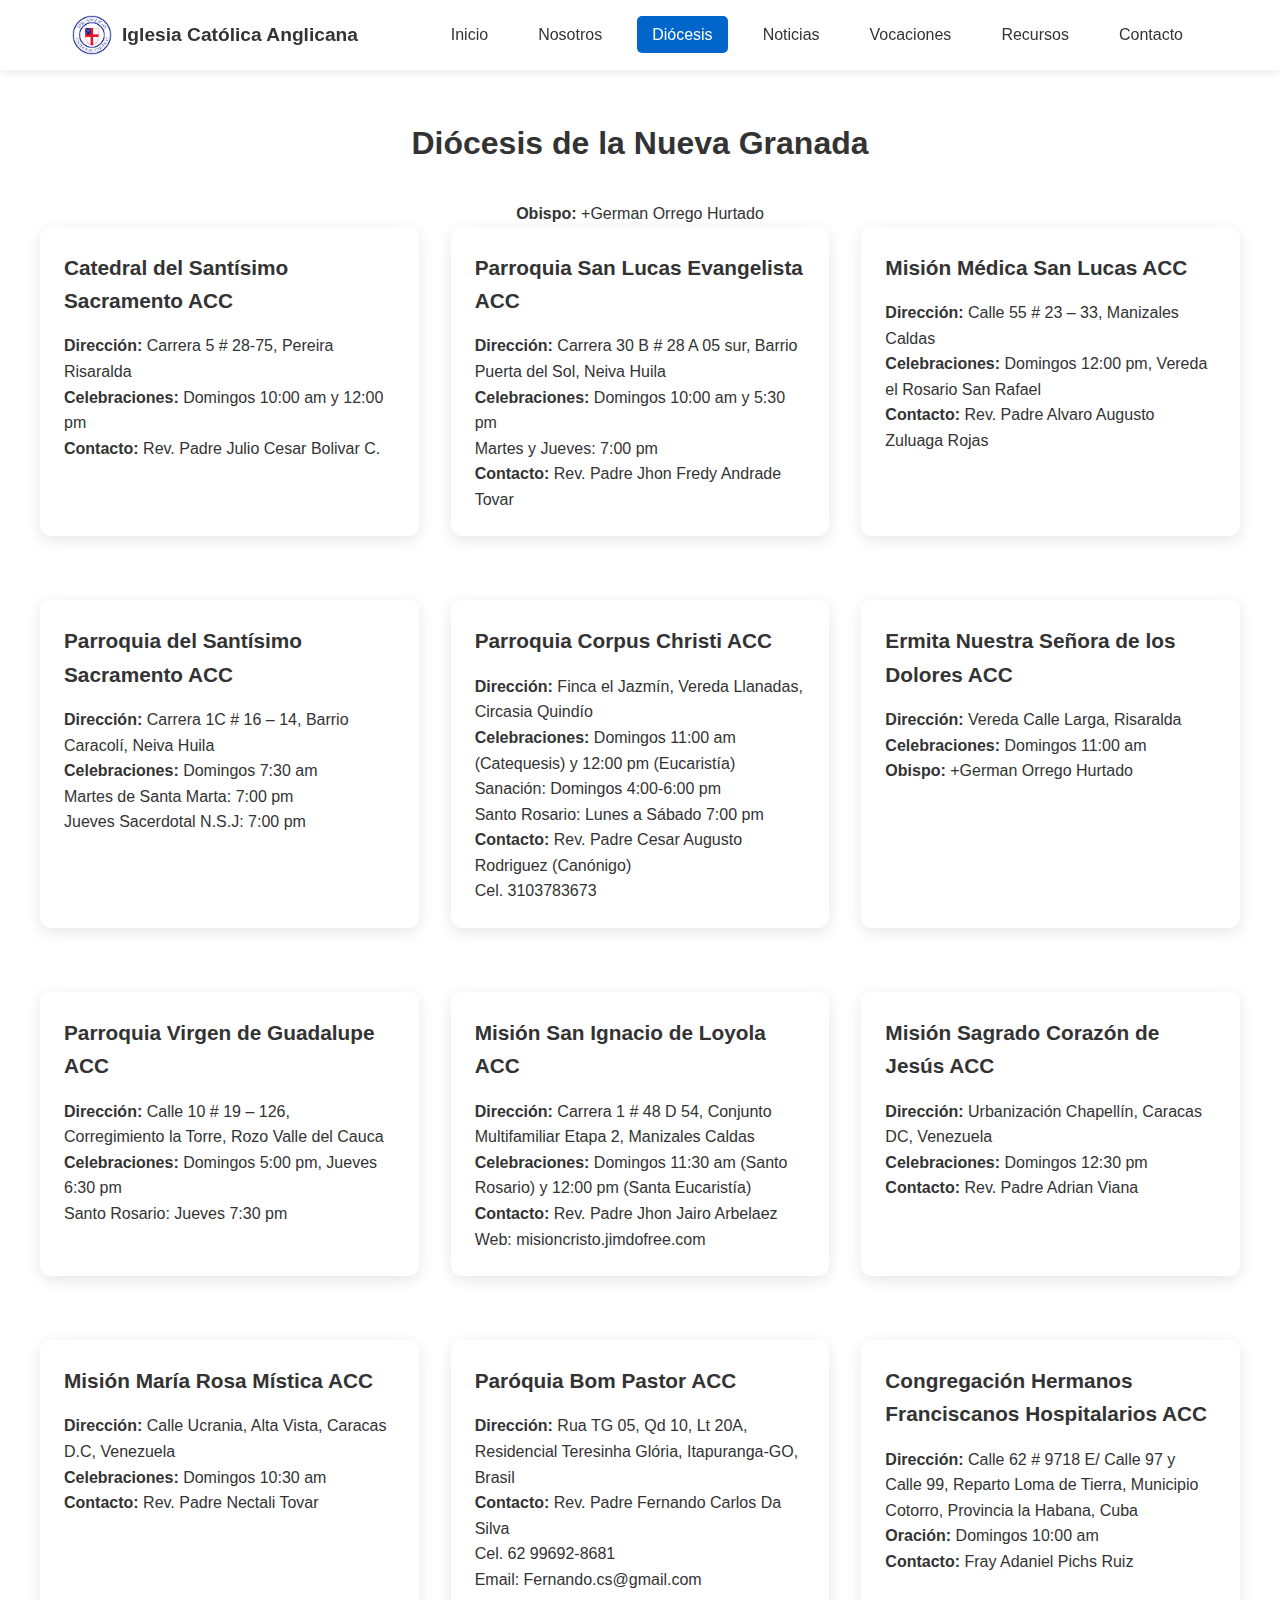
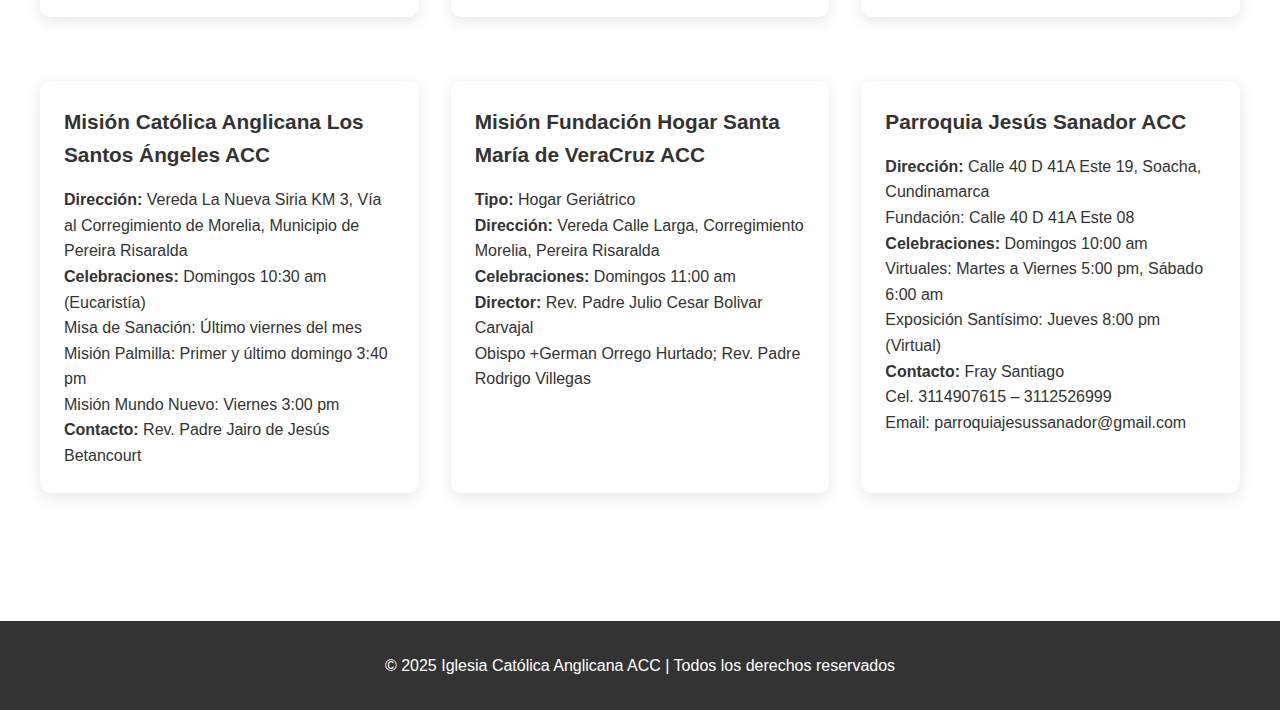
<file: scr/diocesis.html>
<!DOCTYPE html>
<html lang="es">
<head>
    <meta charset="UTF-8">
    <meta name="viewport" content="width=device-width, initial-scale=1.0">
    <title>Diócesis De la Nueva Granada - Iglesia Católica Anglicana</title>
    <link rel="stylesheet" href="../css/styles.css">
</head>
<body>
    <!-- NAVBAR -->
    <nav class="navbar">
        <div class="navbar-container">
            <a href="../index.html" class="navbar-brand">
                <img src="../img/logo/ACC-Logo.png" alt="ACC Logo">
                Iglesia Católica Anglicana
            </a>
            <button class="navbar-toggle">
                ☰
            </button>
            <ul class="navbar-nav">
                <li class="nav-item"><a href="../index.html" class="nav-link">Inicio</a></li>
                <li class="nav-item"><a href="nosotros.html" class="nav-link">Nosotros</a></li>
                <li class="nav-item"><a href="diocesis.html" class="nav-link">Diócesis</a></li>
                <li class="nav-item"><a href="noticias.html" class="nav-link">Noticias</a></li>
                <li class="nav-item"><a href="vocaciones.html" class="nav-link">Vocaciones</a></li>
                <li class="nav-item"><a href="recursos.html" class="nav-link">Recursos</a></li>
                <li class="nav-item"><a href="contacto.html" class="nav-link">Contacto</a></li>
            </ul>
        </div>
    </nav>

    <main>
        <div class="container py-5">
            <h1 class="text-center mb-4">Diócesis de la Nueva Granada</h1>
            <p class="text-center mb-5"><strong>Obispo:</strong> +German Orrego Hurtado</p>
            
            <div class="row">
                <!-- Catedral del Santísimo Sacramento -->
                <div class="col-md-4 mb-4">
                    <div class="card">
                        <div class="card-body">
                            <h5 class="card-title">Catedral del Santísimo Sacramento ACC</h5>
                            <p><strong>Dirección:</strong> Carrera 5 # 28-75, Pereira Risaralda</p>
                            <p><strong>Celebraciones:</strong> Domingos 10:00 am y 12:00 pm</p>
                            <p><strong>Contacto:</strong> Rev. Padre Julio Cesar Bolivar C.</p>
                        </div>
                    </div>
                </div>

                <!-- Parroquia San Lucas Evangelista -->
                <div class="col-md-4 mb-4">
                    <div class="card">
                        <div class="card-body">
                            <h5 class="card-title">Parroquia San Lucas Evangelista ACC</h5>
                            <p><strong>Dirección:</strong> Carrera 30 B # 28 A 05 sur, Barrio Puerta del Sol, Neiva Huila</p>
                            <p><strong>Celebraciones:</strong> Domingos 10:00 am y 5:30 pm<br>Martes y Jueves: 7:00 pm</p>
                            <p><strong>Contacto:</strong> Rev. Padre Jhon Fredy Andrade Tovar</p>
                        </div>
                    </div>
                </div>

                <!-- Misión Médica San Lucas -->
                <div class="col-md-4 mb-4">
                    <div class="card">
                        <div class="card-body">
                            <h5 class="card-title">Misión Médica San Lucas ACC</h5>
                            <p><strong>Dirección:</strong> Calle 55 # 23 – 33, Manizales Caldas</p>
                            <p><strong>Celebraciones:</strong> Domingos 12:00 pm, Vereda el Rosario San Rafael</p>
                            <p><strong>Contacto:</strong> Rev. Padre Alvaro Augusto Zuluaga Rojas</p>
                        </div>
                    </div>
                </div>

                <!-- Parroquia del Santísimo Sacramento -->
                <div class="col-md-4 mb-4">
                    <div class="card">
                        <div class="card-body">
                            <h5 class="card-title">Parroquia del Santísimo Sacramento ACC</h5>
                            <p><strong>Dirección:</strong> Carrera 1C # 16 – 14, Barrio Caracolí, Neiva Huila</p>
                            <p><strong>Celebraciones:</strong> Domingos 7:30 am<br>Martes de Santa Marta: 7:00 pm<br>Jueves Sacerdotal N.S.J: 7:00 pm</p>
                        </div>
                    </div>
                </div>

                <!-- Parroquia Corpus Christi -->
                <div class="col-md-4 mb-4">
                    <div class="card">
                        <div class="card-body">
                            <h5 class="card-title">Parroquia Corpus Christi ACC</h5>
                            <p><strong>Dirección:</strong> Finca el Jazmín, Vereda Llanadas, Circasia Quindío</p>
                            <p><strong>Celebraciones:</strong> Domingos 11:00 am (Catequesis) y 12:00 pm (Eucaristía)<br>Sanación: Domingos 4:00-6:00 pm<br>Santo Rosario: Lunes a Sábado 7:00 pm</p>
                            <p><strong>Contacto:</strong> Rev. Padre Cesar Augusto Rodriguez (Canónigo)<br>Cel. 3103783673</p>
                        </div>
                    </div>
                </div>

                <!-- Ermita Nuestra Señora de los Dolores -->
                <div class="col-md-4 mb-4">
                    <div class="card">
                        <div class="card-body">
                            <h5 class="card-title">Ermita Nuestra Señora de los Dolores ACC</h5>
                            <p><strong>Dirección:</strong> Vereda Calle Larga, Risaralda</p>
                            <p><strong>Celebraciones:</strong> Domingos 11:00 am</p>
                            <p><strong>Obispo:</strong> +German Orrego Hurtado</p>
                        </div>
                    </div>
                </div>

                <!-- Parroquia Virgen de Guadalupe -->
                <div class="col-md-4 mb-4">
                    <div class="card">
                        <div class="card-body">
                            <h5 class="card-title">Parroquia Virgen de Guadalupe ACC</h5>
                            <p><strong>Dirección:</strong> Calle 10 # 19 – 126, Corregimiento la Torre, Rozo Valle del Cauca</p>
                            <p><strong>Celebraciones:</strong> Domingos 5:00 pm, Jueves 6:30 pm<br>Santo Rosario: Jueves 7:30 pm</p>
                        </div>
                    </div>
                </div>

                <!-- Misión San Ignacio de Loyola -->
                <div class="col-md-4 mb-4">
                    <div class="card">
                        <div class="card-body">
                            <h5 class="card-title">Misión San Ignacio de Loyola ACC</h5>
                            <p><strong>Dirección:</strong> Carrera 1 # 48 D 54, Conjunto Multifamiliar Etapa 2, Manizales Caldas</p>
                            <p><strong>Celebraciones:</strong> Domingos 11:30 am (Santo Rosario) y 12:00 pm (Santa Eucaristía)</p>
                            <p><strong>Contacto:</strong> Rev. Padre Jhon Jairo Arbelaez<br>Web: misioncristo.jimdofree.com</p>
                        </div>
                    </div>
                </div>

                <!-- Misión Sagrado Corazón de Jesús -->
                <div class="col-md-4 mb-4">
                    <div class="card">
                        <div class="card-body">
                            <h5 class="card-title">Misión Sagrado Corazón de Jesús ACC</h5>
                            <p><strong>Dirección:</strong> Urbanización Chapellín, Caracas DC, Venezuela</p>
                            <p><strong>Celebraciones:</strong> Domingos 12:30 pm</p>
                            <p><strong>Contacto:</strong> Rev. Padre Adrian Viana</p>
                        </div>
                    </div>
                </div>

                <!-- Misión María Rosa Mística -->
                <div class="col-md-4 mb-4">
                    <div class="card">
                        <div class="card-body">
                            <h5 class="card-title">Misión María Rosa Mística ACC</h5>
                            <p><strong>Dirección:</strong> Calle Ucrania, Alta Vista, Caracas D.C, Venezuela</p>
                            <p><strong>Celebraciones:</strong> Domingos 10:30 am</p>
                            <p><strong>Contacto:</strong> Rev. Padre Nectali Tovar</p>
                        </div>
                    </div>
                </div>

                <!-- Paróquia Bom Pastor -->
                <div class="col-md-4 mb-4">
                    <div class="card">
                        <div class="card-body">
                            <h5 class="card-title">Paróquia Bom Pastor ACC</h5>
                            <p><strong>Dirección:</strong> Rua TG 05, Qd 10, Lt 20A, Residencial Teresinha Glória, Itapuranga-GO, Brasil</p>
                            <p><strong>Contacto:</strong> Rev. Padre Fernando Carlos Da Silva<br>Cel. 62 99692-8681<br>Email: Fernando.cs@gmail.com</p>
                        </div>
                    </div>
                </div>

                <!-- Congregación Hermanos Franciscanos -->
                <div class="col-md-4 mb-4">
                    <div class="card">
                        <div class="card-body">
                            <h5 class="card-title">Congregación Hermanos Franciscanos Hospitalarios ACC</h5>
                            <p><strong>Dirección:</strong> Calle 62 # 9718 E/ Calle 97 y Calle 99, Reparto Loma de Tierra, Municipio Cotorro, Provincia la Habana, Cuba</p>
                            <p><strong>Oración:</strong> Domingos 10:00 am</p>
                            <p><strong>Contacto:</strong> Fray Adaniel Pichs Ruiz</p>
                        </div>
                    </div>
                </div>

                <!-- Misión Católica Anglicana Los Santos Ángeles -->
                <div class="col-md-4 mb-4">
                    <div class="card">
                        <div class="card-body">
                            <h5 class="card-title">Misión Católica Anglicana Los Santos Ángeles ACC</h5>
                            <p><strong>Dirección:</strong> Vereda La Nueva Siria KM 3, Vía al Corregimiento de Morelia, Municipio de Pereira Risaralda</p>
                            <p><strong>Celebraciones:</strong> Domingos 10:30 am (Eucaristía)<br>Misa de Sanación: Último viernes del mes<br>Misión Palmilla: Primer y último domingo 3:40 pm<br>Misión Mundo Nuevo: Viernes 3:00 pm</p>
                            <p><strong>Contacto:</strong> Rev. Padre Jairo de Jesús Betancourt</p>
                        </div>
                    </div>
                </div>

                <!-- Misión Fundación Hogar Santa María -->
                <div class="col-md-4 mb-4">
                    <div class="card">
                        <div class="card-body">
                            <h5 class="card-title">Misión Fundación Hogar Santa María de VeraCruz ACC</h5>
                            <p><strong>Tipo:</strong> Hogar Geriátrico</p>
                            <p><strong>Dirección:</strong> Vereda Calle Larga, Corregimiento Morelia, Pereira Risaralda</p>
                            <p><strong>Celebraciones:</strong> Domingos 11:00 am</p>
                            <p><strong>Director:</strong> Rev. Padre Julio Cesar Bolivar Carvajal<br>Obispo +German Orrego Hurtado; Rev. Padre Rodrigo Villegas</p>
                        </div>
                    </div>
                </div>

                <!-- Parroquia Jesús Sanador -->
                <div class="col-md-4 mb-4">
                    <div class="card">
                        <div class="card-body">
                            <h5 class="card-title">Parroquia Jesús Sanador ACC</h5>
                            <p><strong>Dirección:</strong> Calle 40 D 41A Este 19, Soacha, Cundinamarca<br>Fundación: Calle 40 D 41A Este 08</p>
                            <p><strong>Celebraciones:</strong> Domingos 10:00 am<br>Virtuales: Martes a Viernes 5:00 pm, Sábado 6:00 am<br>Exposición Santísimo: Jueves 8:00 pm (Virtual)</p>
                            <p><strong>Contacto:</strong> Fray Santiago<br>Cel. 3114907615 – 3112526999<br>Email: parroquiajesussanador@gmail.com</p>
                        </div>
                    </div>
                </div>
            </div>
        </div>
    </main>

    <!-- FOOTER -->
    <footer>
        <p class="mb-0">© 2025 Iglesia Católica Anglicana ACC | Todos los derechos reservados</p>
    </footer>

    <script src="../js/main.js"></script>
</body>
</html>
</file>
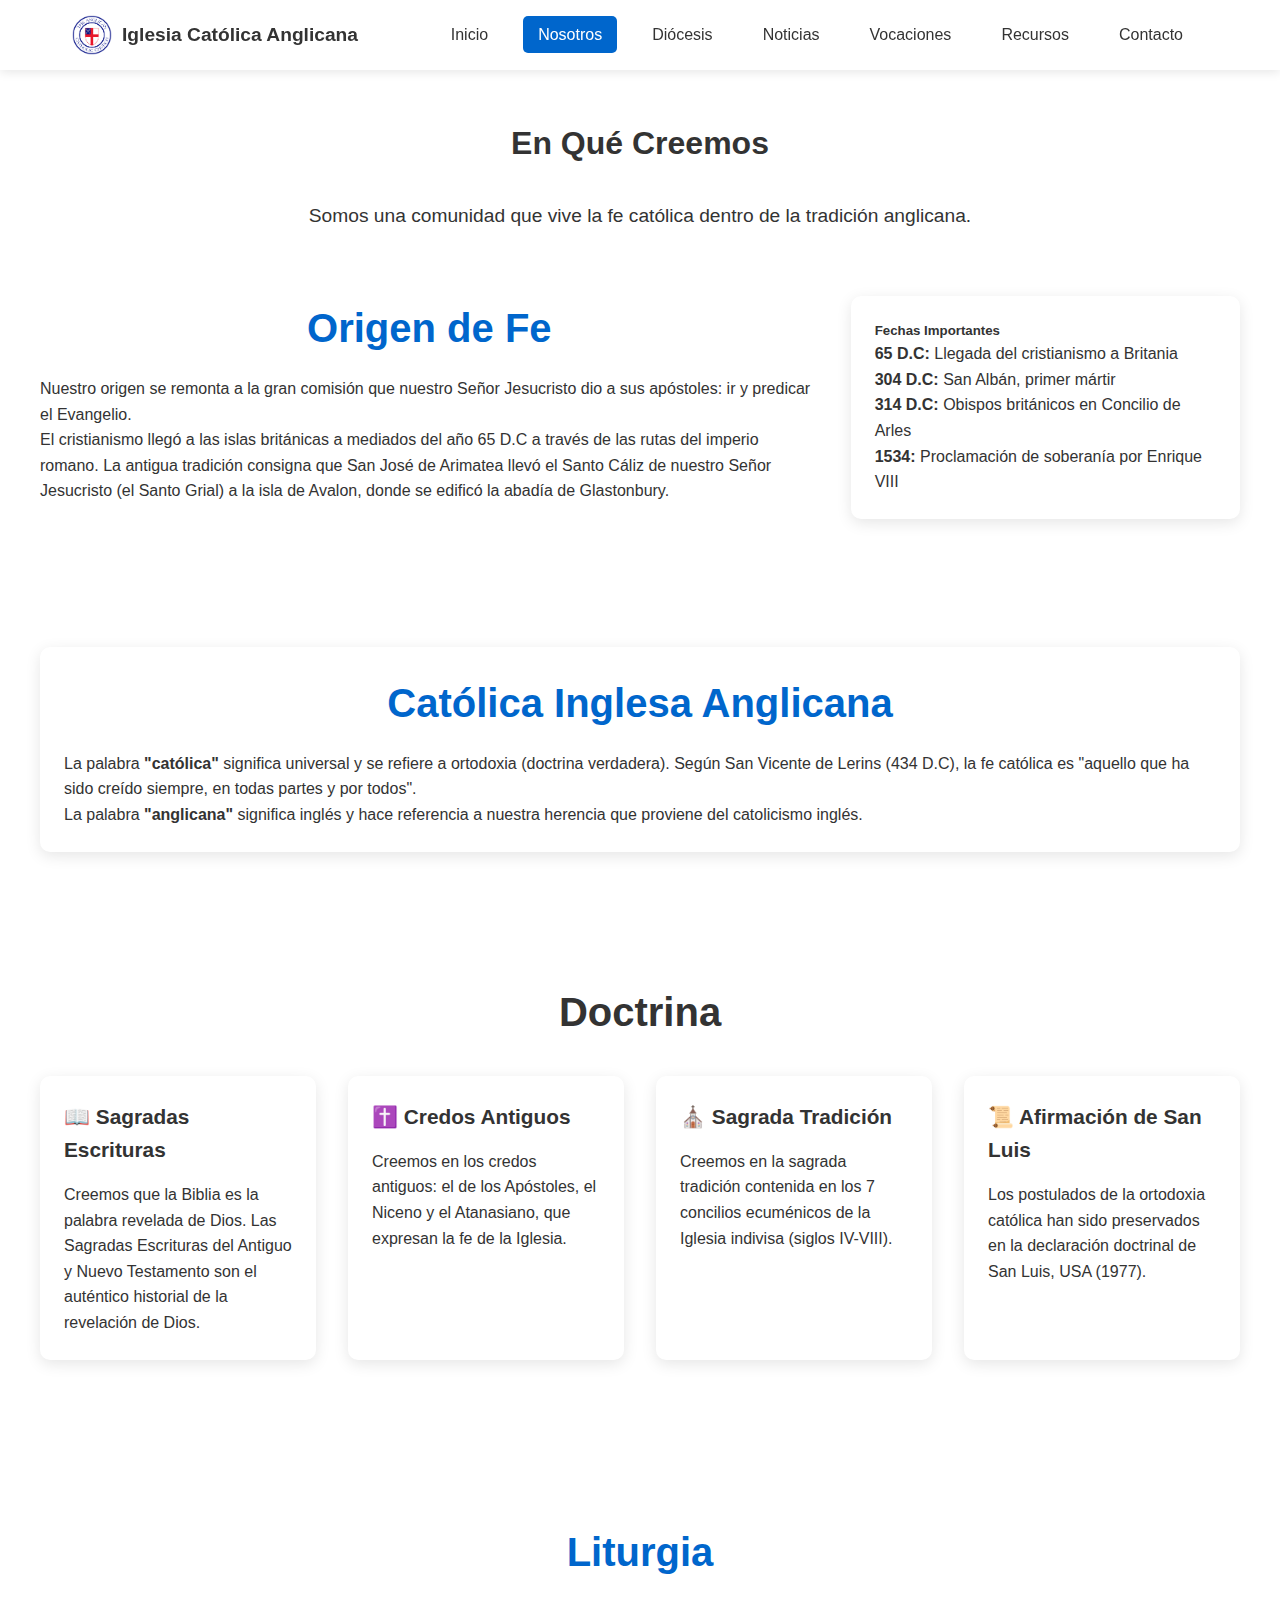
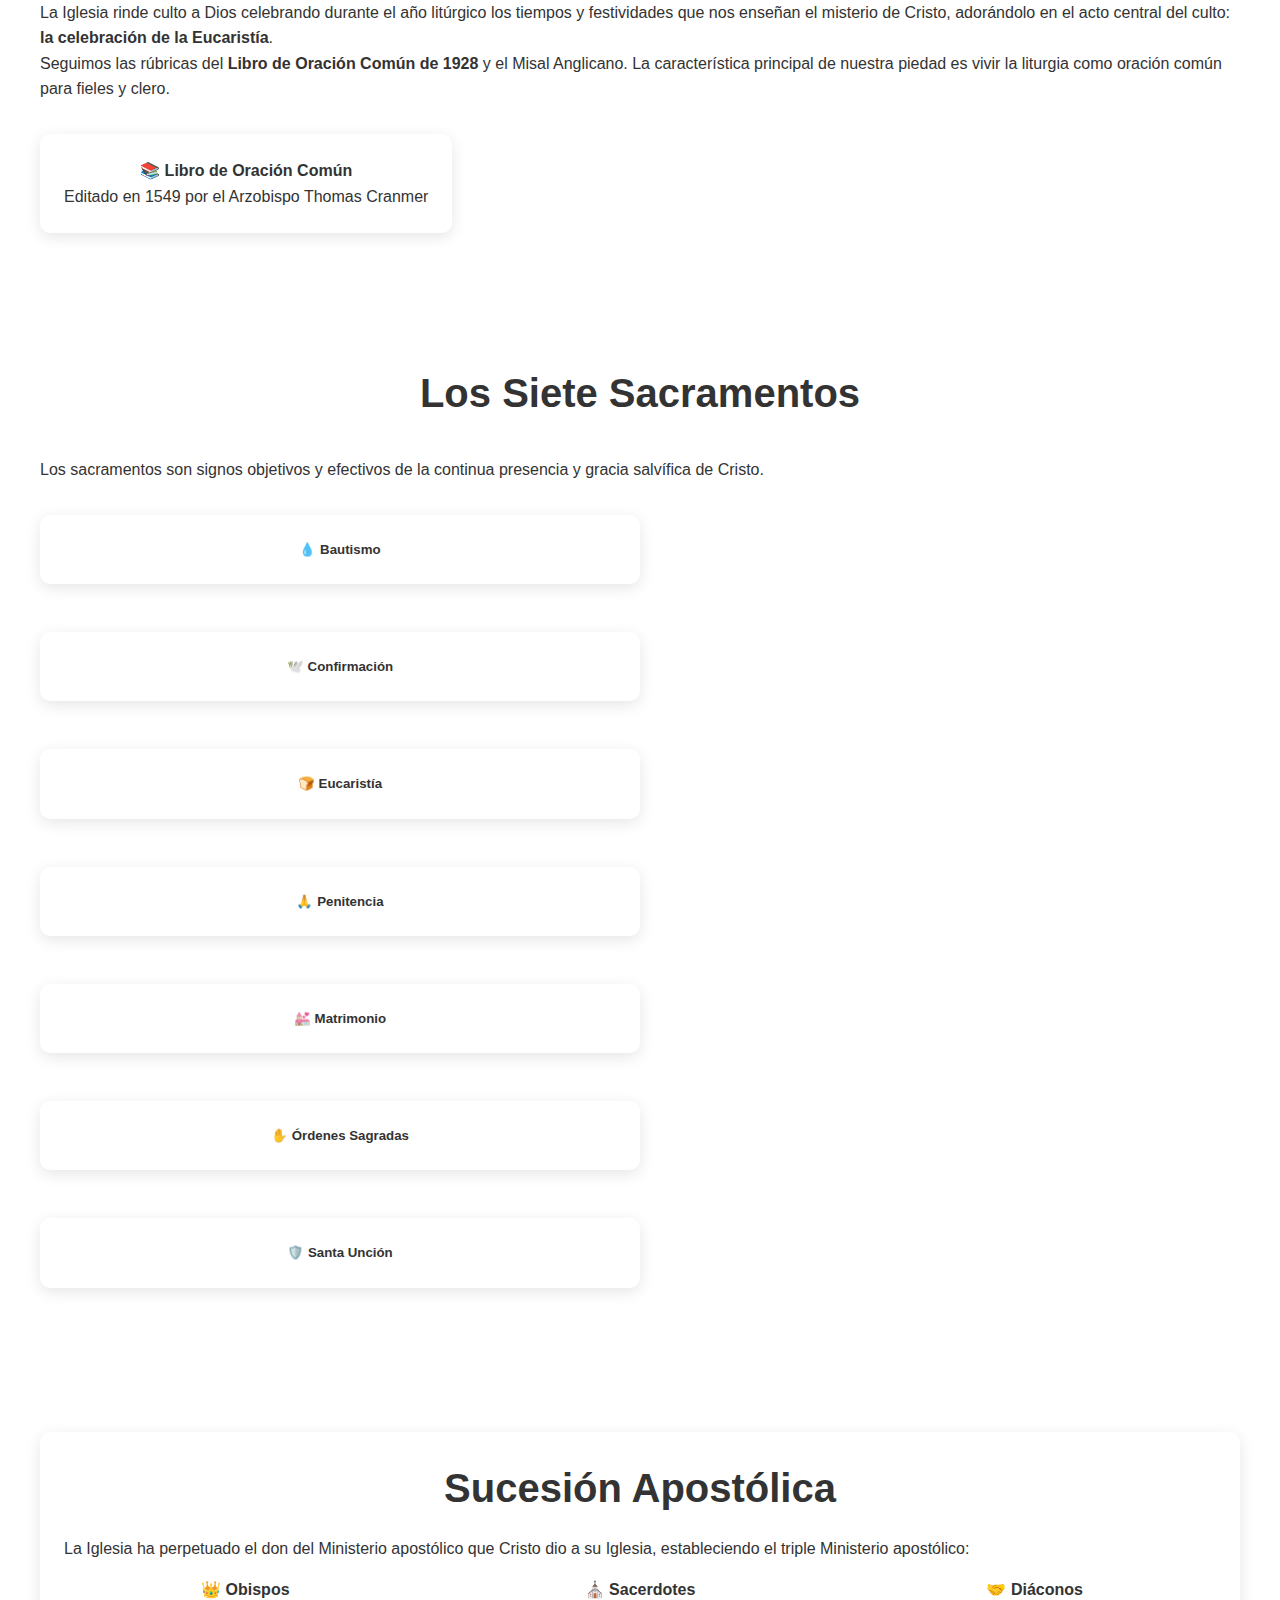
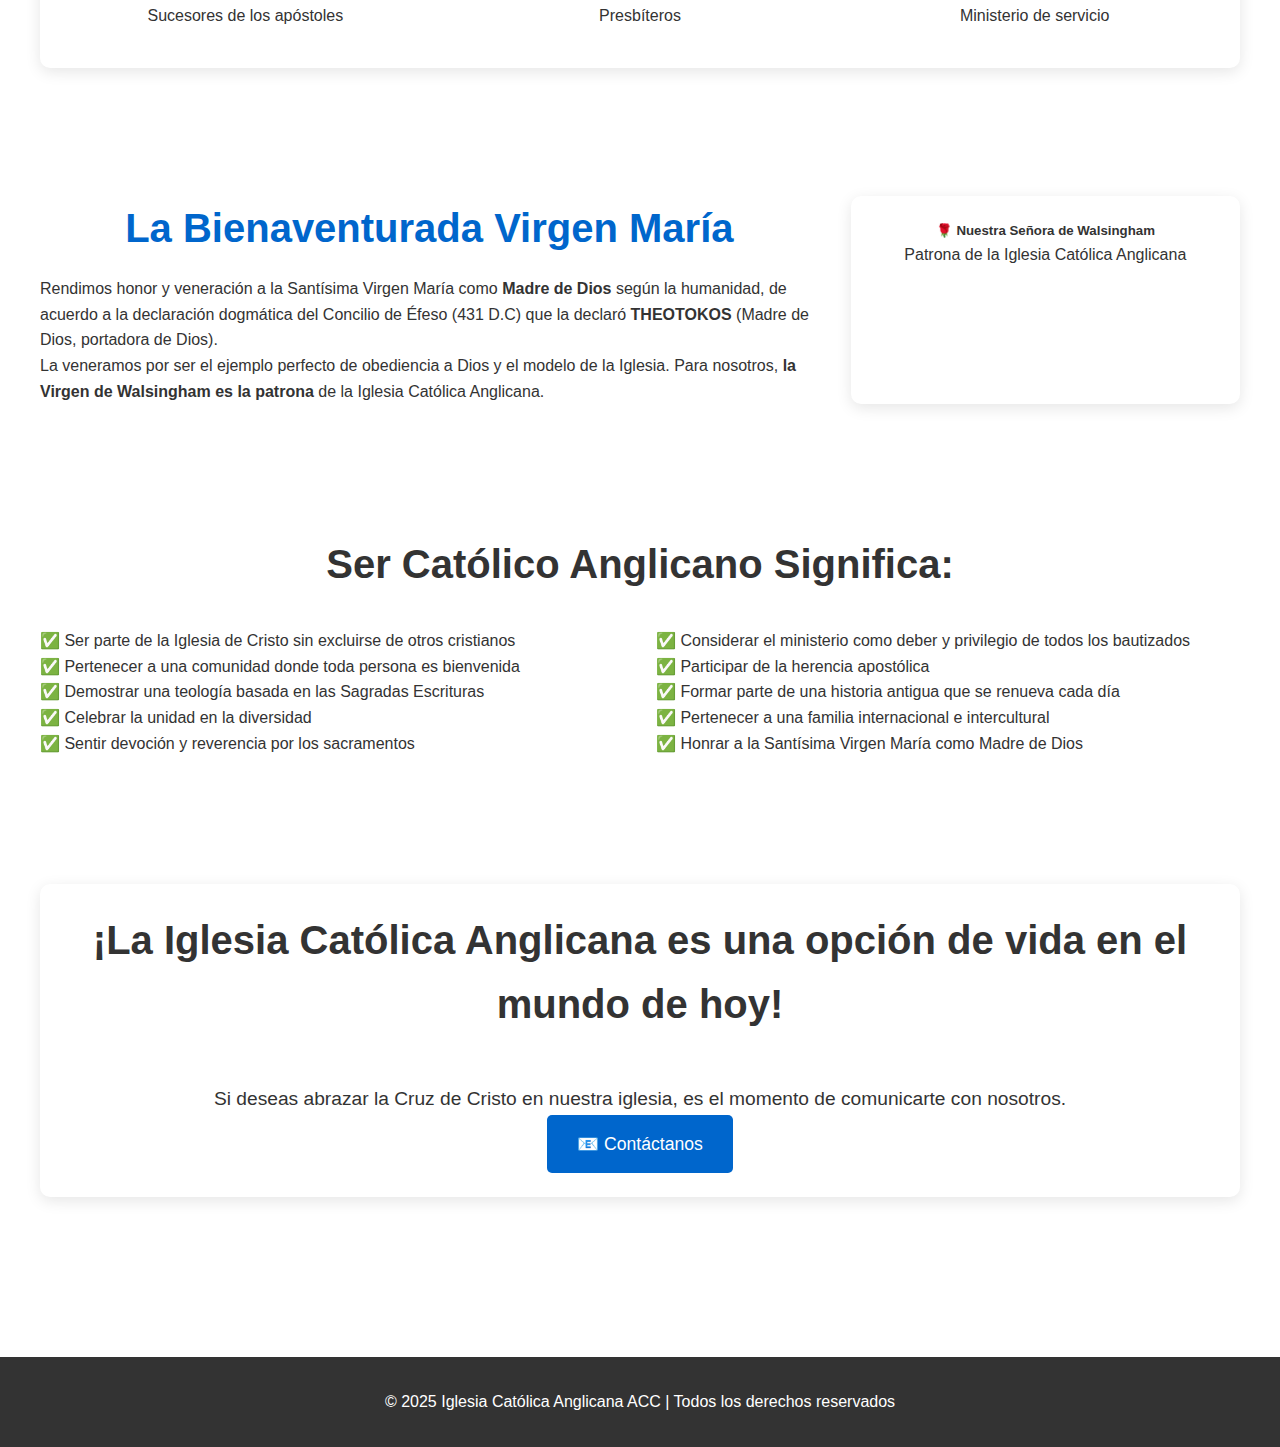
<file: scr/nosotros.html>
<!DOCTYPE html>
<html lang="es">
<head>
    <meta charset="UTF-8">
    <meta name="viewport" content="width=device-width, initial-scale=1.0">
    <title>Nosotros - Iglesia Católica Anglicana</title>
    <link rel="stylesheet" href="../css/styles.css">
</head>

<body>
    <!-- NAVBAR -->
    <nav class="navbar">
        <div class="navbar-container">
            <a href="../index.html" class="navbar-brand">
                <img src="../img/logo/ACC-Logo.png" alt="ACC Logo">
                Iglesia Católica Anglicana
            </a>
            <button class="navbar-toggle">
                ☰
            </button>
            <ul class="navbar-nav">
                <li class="nav-item"><a href="../index.html" class="nav-link">Inicio</a></li>
                <li class="nav-item"><a href="nosotros.html" class="nav-link">Nosotros</a></li>
                <li class="nav-item"><a href="diocesis.html" class="nav-link">Diócesis</a></li>
                <li class="nav-item"><a href="noticias.html" class="nav-link">Noticias</a></li>
                <li class="nav-item"><a href="vocaciones.html" class="nav-link">Vocaciones</a></li>
                <li class="nav-item"><a href="recursos.html" class="nav-link">Recursos</a></li>
                <li class="nav-item"><a href="contacto.html" class="nav-link">Contacto</a></li>
            </ul>
        </div>
    </nav>

    <!-- CONTENIDO -->
    <main>
        <div class="container py-5">
            <h1 class="text-center mb-4">En Qué Creemos</h1>
            <p class="lead text-center mb-5">Somos una comunidad que vive la fe católica dentro de la tradición anglicana.</p>

            <!-- Origen de Fe -->
            <section class="mb-5">
                <div class="row">
                    <div class="col-md-8">
                        <h2 class="text-primary mb-3">Origen de Fe</h2>
                        <p>Nuestro origen se remonta a la gran comisión que nuestro Señor Jesucristo dio a sus apóstoles: ir y predicar el Evangelio.</p>
                        <p>El cristianismo llegó a las islas británicas a mediados del año 65 D.C a través de las rutas del imperio romano. La antigua tradición consigna que San José de Arimatea llevó el Santo Cáliz de nuestro Señor Jesucristo (el Santo Grial) a la isla de Avalon, donde se edificó la abadía de Glastonbury.</p>
                    </div>
                    <div class="col-md-4">
                        <div class="card">
                            <div class="card-body">
                                <h5>Fechas Importantes</h5>
                                <ul class="list-unstyled">
                                    <li><strong>65 D.C:</strong> Llegada del cristianismo a Britania</li>
                                    <li><strong>304 D.C:</strong> San Albán, primer mártir</li>
                                    <li><strong>314 D.C:</strong> Obispos británicos en Concilio de Arles</li>
                                    <li><strong>1534:</strong> Proclamación de soberanía por Enrique VIII</li>
                                </ul>
                            </div>
                        </div>
                    </div>
                </div>
            </section>

            <!-- Católica Inglesa Anglicana -->
            <section class="mb-5">
                <div class="card">
                    <div class="card-body">
                        <h2 class="text-primary mb-3">Católica Inglesa Anglicana</h2>
                        <p>La palabra <strong>"católica"</strong> significa universal y se refiere a ortodoxia (doctrina verdadera). Según San Vicente de Lerins (434 D.C), la fe católica es "aquello que ha sido creído siempre, en todas partes y por todos".</p>
                        <p>La palabra <strong>"anglicana"</strong> significa inglés y hace referencia a nuestra herencia que proviene del catolicismo inglés.</p>
                    </div>
                </div>
            </section>

            <!-- Doctrina -->
            <section class="mb-5">
                <h2 class="mb-4">Doctrina</h2>
                <div class="row">
                    <div class="col-md-6 mb-4">
                        <div class="card">
                            <div class="card-body">
                                <h5 class="card-title">📖 Sagradas Escrituras</h5>
                                <p>Creemos que la Biblia es la palabra revelada de Dios. Las Sagradas Escrituras del Antiguo y Nuevo Testamento son el auténtico historial de la revelación de Dios.</p>
                            </div>
                        </div>
                    </div>
                    <div class="col-md-6 mb-4">
                        <div class="card">
                            <div class="card-body">
                                <h5 class="card-title">✝️ Credos Antiguos</h5>
                                <p>Creemos en los credos antiguos: el de los Apóstoles, el Niceno y el Atanasiano, que expresan la fe de la Iglesia.</p>
                            </div>
                        </div>
                    </div>
                    <div class="col-md-6 mb-4">
                        <div class="card">
                            <div class="card-body">
                                <h5 class="card-title">⛪ Sagrada Tradición</h5>
                                <p>Creemos en la sagrada tradición contenida en los 7 concilios ecuménicos de la Iglesia indivisa (siglos IV-VIII).</p>
                            </div>
                        </div>
                    </div>
                    <div class="col-md-6 mb-4">
                        <div class="card">
                            <div class="card-body">
                                <h5 class="card-title">📜 Afirmación de San Luis</h5>
                                <p>Los postulados de la ortodoxia católica han sido preservados en la declaración doctrinal de San Luis, USA (1977).</p>
                            </div>
                        </div>
                    </div>
                </div>
            </section>

            <!-- Liturgia -->
            <section class="mb-5">
                <div class="row">
                    <div class="col-md-7">
                        <h2 class="text-primary mb-3">Liturgia</h2>
                        <p>La Iglesia rinde culto a Dios celebrando durante el año litúrgico los tiempos y festividades que nos enseñan el misterio de Cristo, adorándolo en el acto central del culto: <strong>la celebración de la Eucaristía</strong>.</p>
                        <p>Seguimos las rúbricas del <strong>Libro de Oración Común de 1928</strong> y el Misal Anglicano. La característica principal de nuestra piedad es vivir la liturgia como oración común para fieles y clero.</p>
                    </div>
                    <div class="col-md-5">
                        <div class="card text-center">
                            <div class="card-body">
                                <h4>📚 Libro de Oración Común</h4>
                                <p class="mb-0">Editado en 1549 por el Arzobispo Thomas Cranmer</p>
                            </div>
                        </div>
                    </div>
                </div>
            </section>

            <!-- Sacramentos -->
            <section class="mb-5">
                <h2 class="mb-4">Los Siete Sacramentos</h2>
                <p class="mb-4">Los sacramentos son signos objetivos y efectivos de la continua presencia y gracia salvífica de Cristo.</p>
                <div class="row">
                    <div class="col-md-3 col-6 mb-3">
                        <div class="card text-center">
                            <div class="card-body">
                                <h5>💧 Bautismo</h5>
                            </div>
                        </div>
                    </div>
                    <div class="col-md-3 col-6 mb-3">
                        <div class="card text-center">
                            <div class="card-body">
                                <h5>🕊️ Confirmación</h5>
                            </div>
                        </div>
                    </div>
                    <div class="col-md-3 col-6 mb-3">
                        <div class="card text-center">
                            <div class="card-body">
                                <h5>🍞 Eucaristía</h5>
                            </div>
                        </div>
                    </div>
                    <div class="col-md-3 col-6 mb-3">
                        <div class="card text-center">
                            <div class="card-body">
                                <h5>🙏 Penitencia</h5>
                            </div>
                        </div>
                    </div>
                    <div class="col-md-3 col-6 mb-3">
                        <div class="card text-center">
                            <div class="card-body">
                                <h5>💒 Matrimonio</h5>
                            </div>
                        </div>
                    </div>
                    <div class="col-md-3 col-6 mb-3">
                        <div class="card text-center">
                            <div class="card-body">
                                <h5>✋ Órdenes Sagradas</h5>
                            </div>
                        </div>
                    </div>
                    <div class="col-md-3 col-6 mb-3">
                        <div class="card text-center">
                            <div class="card-body">
                                <h5>🛡️ Santa Unción</h5>
                            </div>
                        </div>
                    </div>
                </div>
            </section>

            <!-- Sucesión Apostólica -->
            <section class="mb-5">
                <div class="card">
                    <div class="card-body">
                        <h2 class="mb-3">Sucesión Apostólica</h2>
                        <p>La Iglesia ha perpetuado el don del Ministerio apostólico que Cristo dio a su Iglesia, estableciendo el triple Ministerio apostólico:</p>
                        <div class="row text-center">
                            <div class="col-md-4">
                                <div class="py-3">
                                    <h4>👑 Obispos</h4>
                                    <p>Sucesores de los apóstoles</p>
                                </div>
                            </div>
                            <div class="col-md-4">
                                <div class="py-3">
                                    <h4>⛪ Sacerdotes</h4>
                                    <p>Presbíteros</p>
                                </div>
                            </div>
                            <div class="col-md-4">
                                <div class="py-3">
                                    <h4>🤝 Diáconos</h4>
                                    <p>Ministerio de servicio</p>
                                </div>
                            </div>
                        </div>
                    </div>
                </div>
            </section>

            <!-- La Bienaventurada Virgen María -->
            <section class="mb-5">
                <div class="row">
                    <div class="col-md-8">
                        <h2 class="text-primary mb-3">La Bienaventurada Virgen María</h2>
                        <p>Rendimos honor y veneración a la Santísima Virgen María como <strong>Madre de Dios</strong> según la humanidad, de acuerdo a la declaración dogmática del Concilio de Éfeso (431 D.C) que la declaró <strong>THEOTOKOS</strong> (Madre de Dios, portadora de Dios).</p>
                        <p>La veneramos por ser el ejemplo perfecto de obediencia a Dios y el modelo de la Iglesia. Para nosotros, <strong>la Virgen de Walsingham es la patrona</strong> de la Iglesia Católica Anglicana.</p>
                    </div>
                    <div class="col-md-4">
                        <div class="card text-center">
                            <div class="card-body">
                                <h5>🌹 Nuestra Señora de Walsingham</h5>
                                <p class="mb-0">Patrona de la Iglesia Católica Anglicana</p>
                            </div>
                        </div>
                    </div>
                </div>
            </section>

            <!-- Ser Católico Anglicano -->
            <section class="mb-5">
                <h2 class="mb-4">Ser Católico Anglicano Significa:</h2>
                <div class="row">
                    <div class="col-md-6">
                        <ul class="list-unstyled">
                            <li class="mb-2">✅ Ser parte de la Iglesia de Cristo sin excluirse de otros cristianos</li>
                            <li class="mb-2">✅ Pertenecer a una comunidad donde toda persona es bienvenida</li>
                            <li class="mb-2">✅ Demostrar una teología basada en las Sagradas Escrituras</li>
                            <li class="mb-2">✅ Celebrar la unidad en la diversidad</li>
                            <li class="mb-2">✅ Sentir devoción y reverencia por los sacramentos</li>
                        </ul>
                    </div>
                    <div class="col-md-6">
                        <ul class="list-unstyled">
                            <li class="mb-2">✅ Considerar el ministerio como deber y privilegio de todos los bautizados</li>
                            <li class="mb-2">✅ Participar de la herencia apostólica</li>
                            <li class="mb-2">✅ Formar parte de una historia antigua que se renueva cada día</li>
                            <li class="mb-2">✅ Pertenecer a una familia internacional e intercultural</li>
                            <li class="mb-2">✅ Honrar a la Santísima Virgen María como Madre de Dios</li>
                        </ul>
                    </div>
                </div>
            </section>

            <!-- Llamado a la Acción -->
            <section class="text-center">
                <div class="card">
                    <div class="card-body">
                        <h2>¡La Iglesia Católica Anglicana es una opción de vida en el mundo de hoy!</h2>
                        <p class="lead">Si deseas abrazar la Cruz de Cristo en nuestra iglesia, es el momento de comunicarte con nosotros.</p>
                        <a href="mailto:comunicacionesaccpo@gmail.com" class="btn btn-primary btn-lg">📧 Contáctanos</a>
                    </div>
                </div>
            </section>
        </div>
    </main>

    <!-- FOOTER -->
    <footer>
        <p class="mb-0">© 2025 Iglesia Católica Anglicana ACC | Todos los derechos reservados</p>
    </footer>

    <script src="../js/main.js"></script>
</body>
</html>
</file>
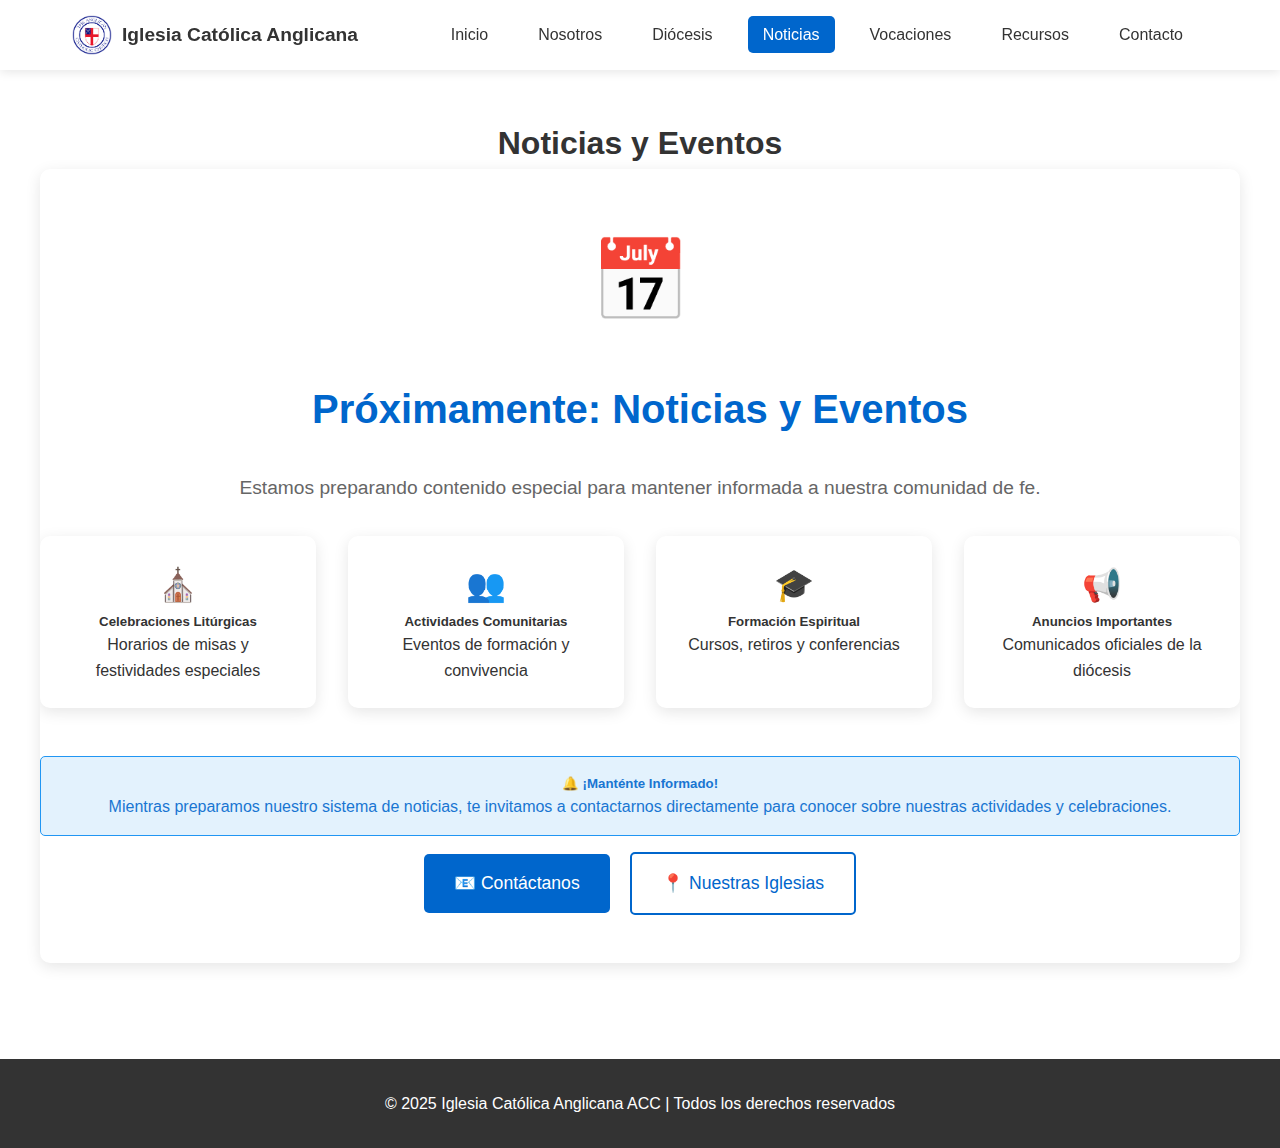
<file: scr/noticias.html>
<!DOCTYPE html>
<html lang="es">
<head>
    <meta charset="UTF-8">
    <meta name="viewport" content="width=device-width, initial-scale=1.0">
    <title>Noticias - Iglesia Católica Anglicana</title>
    <link rel="stylesheet" href="../css/styles.css">
</head>
<body>
    <!-- NAVBAR -->
    <nav class="navbar">
        <div class="navbar-container">
            <a href="../index.html" class="navbar-brand">
                <img src="../img/logo/ACC-Logo.png" alt="ACC Logo">
                Iglesia Católica Anglicana
            </a>
            <button class="navbar-toggle">
                ☰
            </button>
            <ul class="navbar-nav">
                <li class="nav-item"><a href="../index.html" class="nav-link">Inicio</a></li>
                <li class="nav-item"><a href="nosotros.html" class="nav-link">Nosotros</a></li>
                <li class="nav-item"><a href="diocesis.html" class="nav-link">Diócesis</a></li>
                <li class="nav-item"><a href="noticias.html" class="nav-link">Noticias</a></li>
                <li class="nav-item"><a href="vocaciones.html" class="nav-link">Vocaciones</a></li>
                <li class="nav-item"><a href="recursos.html" class="nav-link">Recursos</a></li>
                <li class="nav-item"><a href="contacto.html" class="nav-link">Contacto</a></li>
            </ul>
        </div>
    </nav>

    <main>
        <div class="container py-5">
            <h1 class="text-center mb-5">Noticias y Eventos</h1>

            <!-- Contenido dinámico de noticias -->
            <div id="noticias-container" class="row">
                <!-- Mensaje genérico cuando no hay noticias -->
                <div id="no-noticias" class="col-12">
                    <div class="card">
                        <div class="card-body text-center py-5">
                            <div class="mb-4">
                                <span style="font-size: 5rem;">📅</span>
                            </div>
                            <h2 class="text-primary mb-4">Próximamente: Noticias y Eventos</h2>
                            <p class="lead text-muted mb-4">Estamos preparando contenido especial para mantener informada a nuestra comunidad de fe.</p>
                            
                            <div class="row mb-4">
                                <div class="col-md-6 mb-3">
                                    <div class="card">
                                        <div class="card-body text-center">
                                            <span style="font-size: 2rem;">⛪</span>
                                            <h5>Celebraciones Litúrgicas</h5>
                                            <p class="mb-0">Horarios de misas y festividades especiales</p>
                                        </div>
                                    </div>
                                </div>
                                <div class="col-md-6 mb-3">
                                    <div class="card">
                                        <div class="card-body text-center">
                                            <span style="font-size: 2rem;">👥</span>
                                            <h5>Actividades Comunitarias</h5>
                                            <p class="mb-0">Eventos de formación y convivencia</p>
                                        </div>
                                    </div>
                                </div>
                                <div class="col-md-6 mb-3">
                                    <div class="card">
                                        <div class="card-body text-center">
                                            <span style="font-size: 2rem;">🎓</span>
                                            <h5>Formación Espiritual</h5>
                                            <p class="mb-0">Cursos, retiros y conferencias</p>
                                        </div>
                                    </div>
                                </div>
                                <div class="col-md-6 mb-3">
                                    <div class="card">
                                        <div class="card-body text-center">
                                            <span style="font-size: 2rem;">📢</span>
                                            <h5>Anuncios Importantes</h5>
                                            <p class="mb-0">Comunicados oficiales de la diócesis</p>
                                        </div>
                                    </div>
                                </div>
                            </div>
                            
                            <div class="alert alert-info">
                                <h5>🔔 ¡Manténte Informado!</h5>
                                <p class="mb-0">Mientras preparamos nuestro sistema de noticias, te invitamos a contactarnos directamente para conocer sobre nuestras actividades y celebraciones.</p>
                            </div>
                            
                            <div class="text-center">
                                <a href="contacto.html" class="btn btn-primary btn-lg mr-3">
                                    📧 Contáctanos
                                </a>
                                <a href="diocesis.html" class="btn btn-outline-primary btn-lg">
                                    📍 Nuestras Iglesias
                                </a>
                            </div>
                        </div>
                    </div>
                </div>
            </div>
        </div>
    </main>

    <!-- FOOTER -->
    <footer>
        <p class="mb-0">© 2025 Iglesia Católica Anglicana ACC | Todos los derechos reservados</p>
    </footer>

    <script src="../js/main.js"></script>
    <script>
        // Función para cargar todas las noticias desde la base de datos
        function cargarTodasLasNoticias() {
            // Por ahora, simular que no hay noticias
            const noticias = []; // Cambiar por datos reales de la API
            mostrarTodasLasNoticias(noticias);
        }
        
        function mostrarTodasLasNoticias(noticias) {
            const container = document.getElementById('noticias-container');
            const noNoticias = document.getElementById('no-noticias');
            
            if (noticias.length === 0) {
                noNoticias.style.display = 'block';
            } else {
                noNoticias.style.display = 'none';
                
                const noticiasItems = container.querySelectorAll('.noticia-item');
                noticiasItems.forEach(item => item.remove());
                
                noticias.forEach(noticia => {
                    const noticiaHTML = `
                        <div class="col-md-4 noticia-item">
                            <div class="card">
                                <img src="${noticia.imagen}" class="card-img-top" alt="${noticia.titulo}">
                                <div class="card-body">
                                    <h5 class="card-title">${noticia.titulo}</h5>
                                    <p class="card-text">${noticia.resumen}</p>
                                    <small class="text-muted">📅 ${noticia.fecha}</small>
                                    <div class="mt-2">
                                        <a href="#" class="btn btn-primary">Leer más</a>
                                    </div>
                                </div>
                            </div>
                        </div>
                    `;
                    container.insertAdjacentHTML('beforeend', noticiaHTML);
                });
            }
        }
        
        // Cargar noticias al cargar la página
        document.addEventListener('DOMContentLoaded', cargarTodasLasNoticias);
    </script>
</body>
</html>
</file>
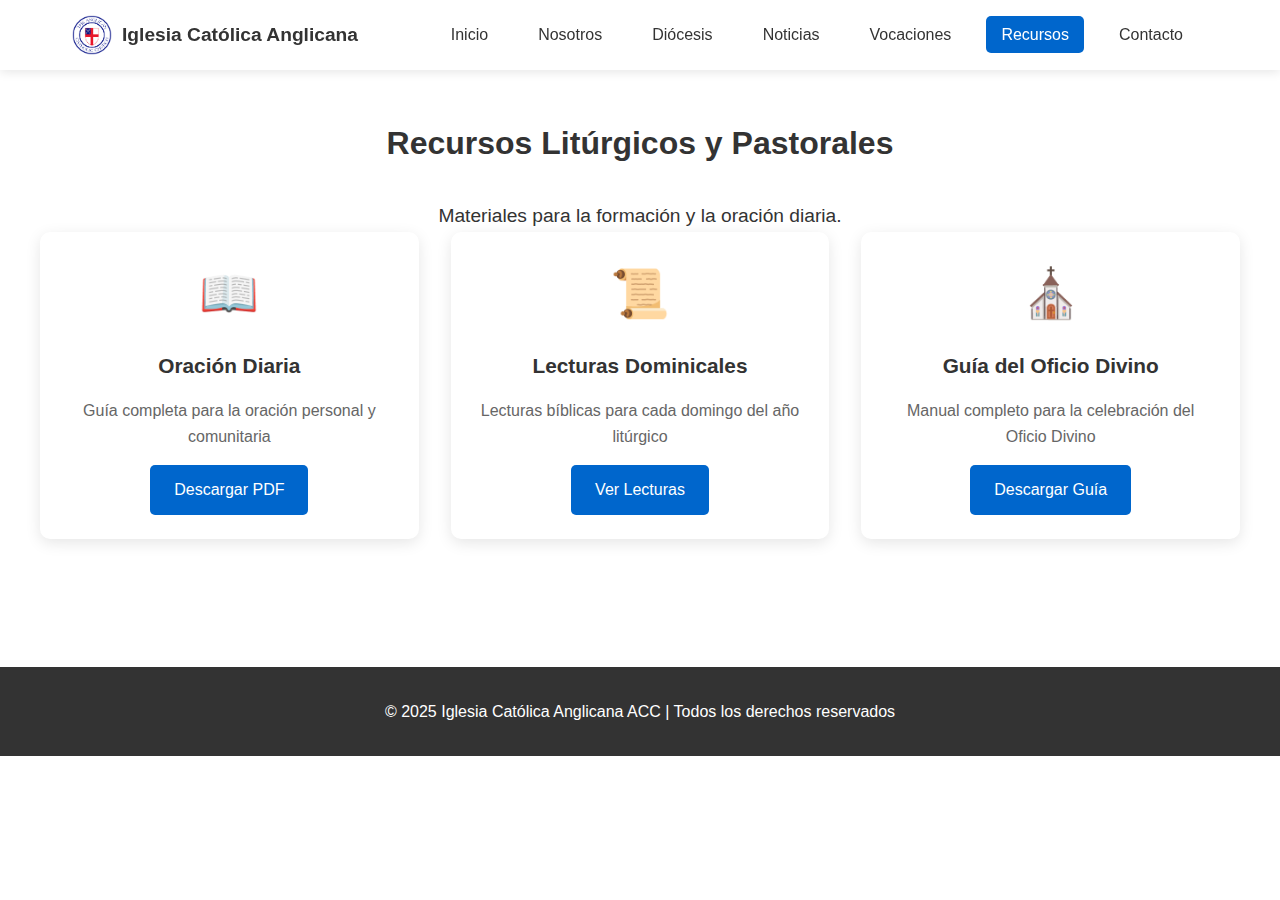
<file: scr/recursos.html>
<!DOCTYPE html>
<html lang="es">
<head>
    <meta charset="UTF-8">
    <meta name="viewport" content="width=device-width, initial-scale=1.0">
    <title>Recursos - Iglesia Católica Anglicana</title>
    <link rel="stylesheet" href="../css/styles.css">
</head>
<body>
    <!-- NAVBAR -->
    <nav class="navbar">
        <div class="navbar-container">
            <a href="../index.html" class="navbar-brand">
                <img src="../img/logo/ACC-Logo.png" alt="ACC Logo">
                Iglesia Católica Anglicana
            </a>
            <button class="navbar-toggle">
                ☰
            </button>
            <ul class="navbar-nav">
                <li class="nav-item"><a href="../index.html" class="nav-link">Inicio</a></li>
                <li class="nav-item"><a href="nosotros.html" class="nav-link">Nosotros</a></li>
                <li class="nav-item"><a href="diocesis.html" class="nav-link">Diócesis</a></li>
                <li class="nav-item"><a href="noticias.html" class="nav-link">Noticias</a></li>
                <li class="nav-item"><a href="vocaciones.html" class="nav-link">Vocaciones</a></li>
                <li class="nav-item"><a href="recursos.html" class="nav-link">Recursos</a></li>
                <li class="nav-item"><a href="contacto.html" class="nav-link">Contacto</a></li>
            </ul>
        </div>
    </nav>

    <main>
        <div class="container py-5">
            <h1 class="text-center mb-4">Recursos Litúrgicos y Pastorales</h1>
            <p class="lead text-center mb-5">Materiales para la formación y la oración diaria.</p>

            <div class="row">
                <div class="col-md-4 mb-4">
                    <div class="card">
                        <div class="card-body text-center">
                            <span style="font-size: 3rem;">📖</span>
                            <h5 class="card-title mt-3">Oración Diaria</h5>
                            <p class="card-text">Guía completa para la oración personal y comunitaria</p>
                            <a href="#" class="btn btn-primary">Descargar PDF</a>
                        </div>
                    </div>
                </div>
                <div class="col-md-4 mb-4">
                    <div class="card">
                        <div class="card-body text-center">
                            <span style="font-size: 3rem;">📜</span>
                            <h5 class="card-title mt-3">Lecturas Dominicales</h5>
                            <p class="card-text">Lecturas bíblicas para cada domingo del año litúrgico</p>
                            <a href="#" class="btn btn-primary">Ver Lecturas</a>
                        </div>
                    </div>
                </div>
                <div class="col-md-4 mb-4">
                    <div class="card">
                        <div class="card-body text-center">
                            <span style="font-size: 3rem;">⛪</span>
                            <h5 class="card-title mt-3">Guía del Oficio Divino</h5>
                            <p class="card-text">Manual completo para la celebración del Oficio Divino</p>
                            <a href="#" class="btn btn-primary">Descargar Guía</a>
                        </div>
                    </div>
                </div>
            </div>
        </div>
    </main>

    <!-- FOOTER -->
    <footer>
        <p class="mb-0">© 2025 Iglesia Católica Anglicana ACC | Todos los derechos reservados</p>
    </footer>

    <script src="../js/main.js"></script>
</body>
</html>
</file>
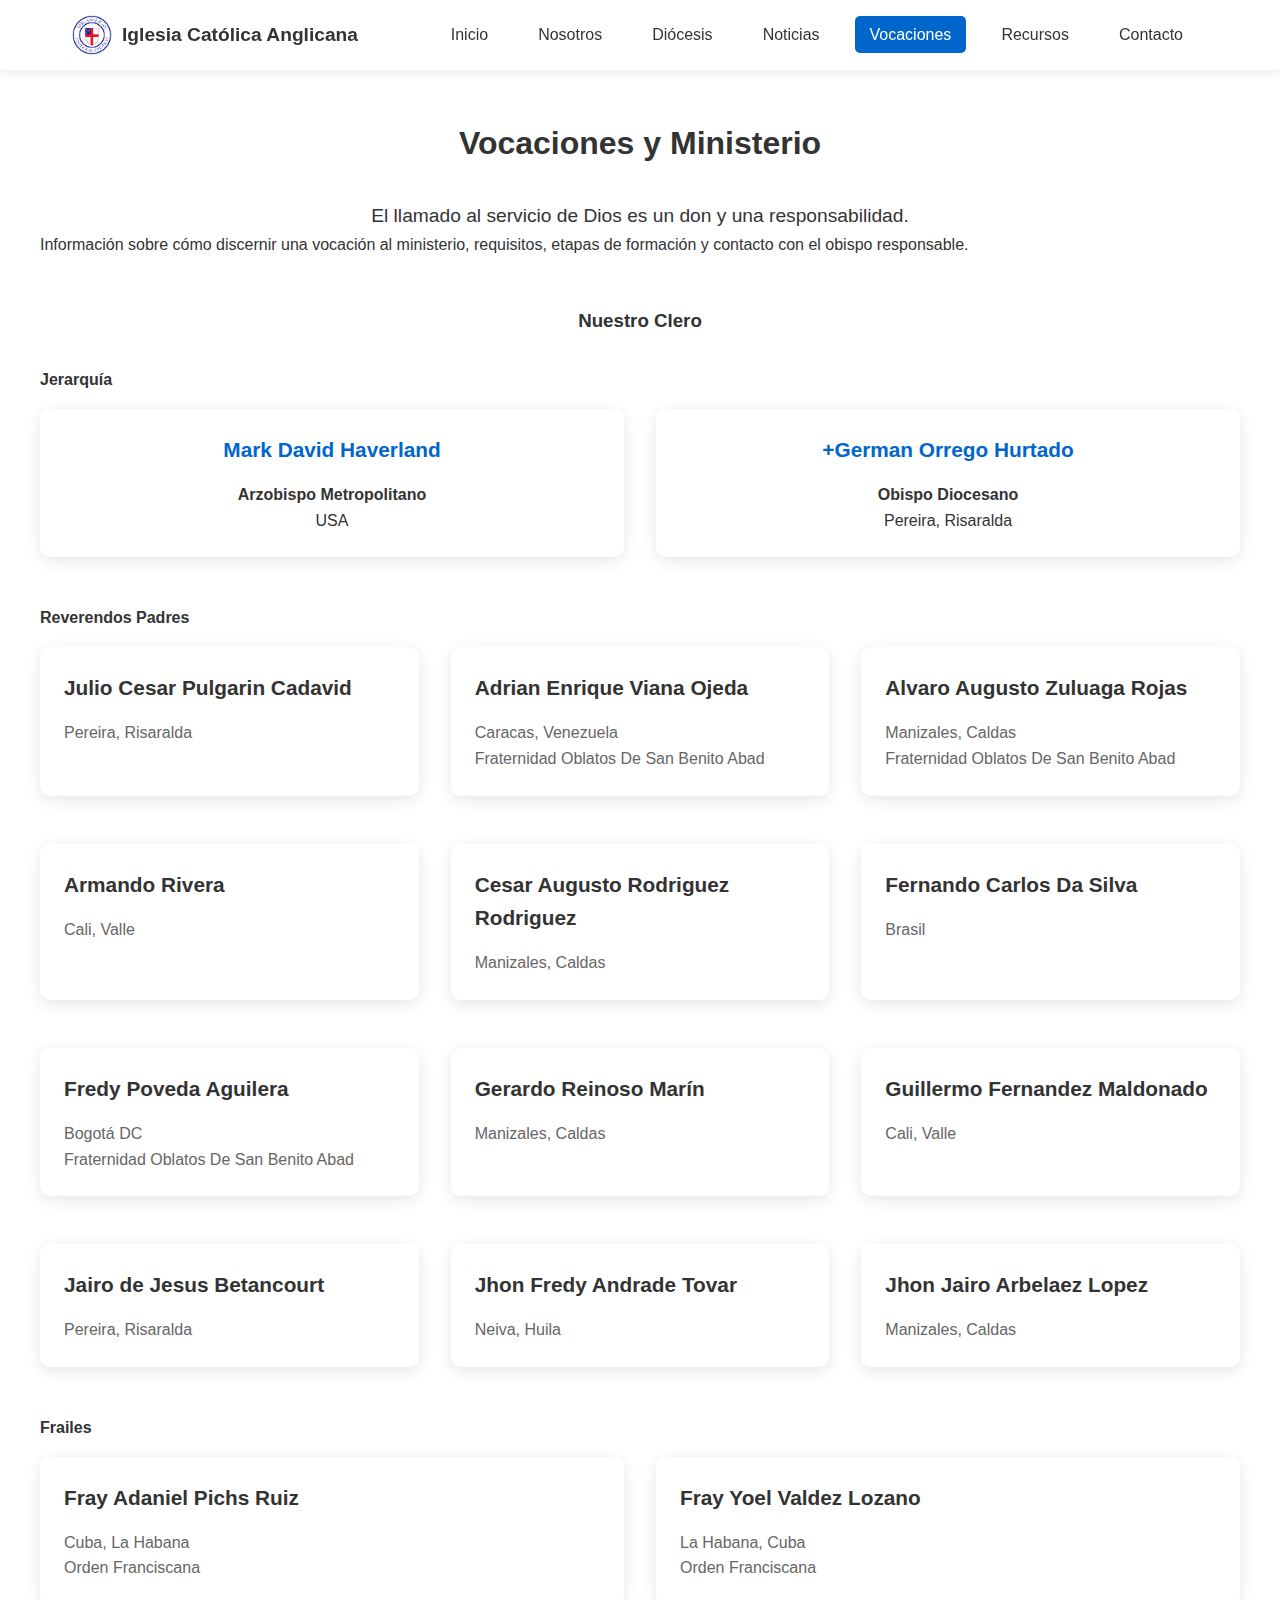
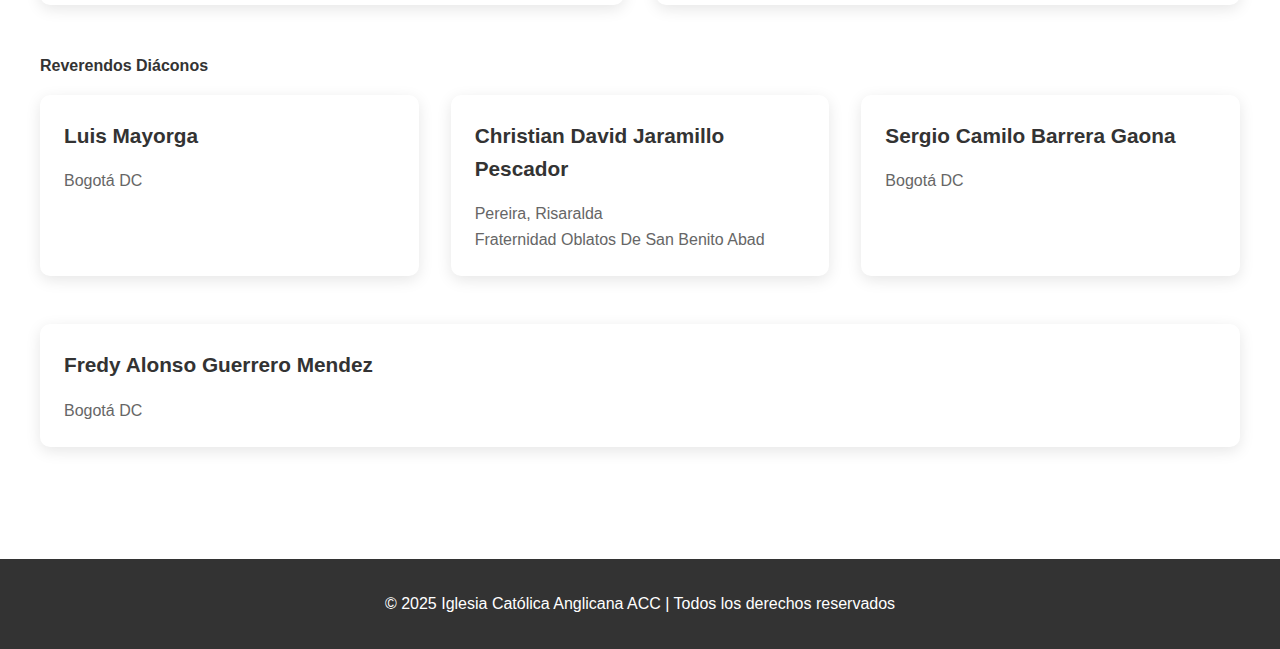
<file: scr/vocaciones.html>
<!DOCTYPE html>
<html lang="es">
<head>
    <meta charset="UTF-8">
    <meta name="viewport" content="width=device-width, initial-scale=1.0">
    <title>Vocaciones - Iglesia Católica Anglicana</title>
    <link rel="stylesheet" href="../css/styles.css">
</head>
<body>
    <!-- NAVBAR -->
    <nav class="navbar">
        <div class="navbar-container">
            <a href="../index.html" class="navbar-brand">
                <img src="../img/logo/ACC-Logo.png" alt="ACC Logo">
                Iglesia Católica Anglicana
            </a>
            <button class="navbar-toggle">
                ☰
            </button>
            <ul class="navbar-nav">
                <li class="nav-item"><a href="../index.html" class="nav-link">Inicio</a></li>
                <li class="nav-item"><a href="nosotros.html" class="nav-link">Nosotros</a></li>
                <li class="nav-item"><a href="diocesis.html" class="nav-link">Diócesis</a></li>
                <li class="nav-item"><a href="noticias.html" class="nav-link">Noticias</a></li>
                <li class="nav-item"><a href="vocaciones.html" class="nav-link">Vocaciones</a></li>
                <li class="nav-item"><a href="recursos.html" class="nav-link">Recursos</a></li>
                <li class="nav-item"><a href="contacto.html" class="nav-link">Contacto</a></li>
            </ul>
        </div>
    </nav>

    <main>
        <div class="container py-5">
            <h1 class="text-center mb-4">Vocaciones y Ministerio</h1>
            <p class="lead text-center">El llamado al servicio de Dios es un don y una responsabilidad.</p>
            <p>Información sobre cómo discernir una vocación al ministerio, requisitos, etapas de formación y contacto con el obispo responsable.</p>
            
            <div class="mt-5">
                <h3 class="text-center mb-4">Nuestro Clero</h3>
                
                <!-- Jerarquía -->
                <h4 class="mb-3">Jerarquía</h4>
                <div class="row mb-4">
                    <div class="col-md-6 mb-3">
                        <div class="card">
                            <div class="card-body text-center">
                                <h5 class="card-title text-primary">Mark David Haverland</h5>
                                <p class="mb-0"><strong>Arzobispo Metropolitano</strong><br>USA</p>
                            </div>
                        </div>
                    </div>
                    <div class="col-md-6 mb-3">
                        <div class="card">
                            <div class="card-body text-center">
                                <h5 class="card-title text-primary">+German Orrego Hurtado</h5>
                                <p class="mb-0"><strong>Obispo Diocesano</strong><br>Pereira, Risaralda</p>
                            </div>
                        </div>
                    </div>
                </div>

                <!-- Sacerdotes -->
                <h4 class="mb-3">Reverendos Padres</h4>
                <div class="row mb-4">
                    <div class="col-md-4 mb-3">
                        <div class="card">
                            <div class="card-body">
                                <h6 class="card-title">Julio Cesar Pulgarin Cadavid</h6>
                                <p class="mb-0 text-muted">Pereira, Risaralda</p>
                            </div>
                        </div>
                    </div>
                    <div class="col-md-4 mb-3">
                        <div class="card">
                            <div class="card-body">
                                <h6 class="card-title">Adrian Enrique Viana Ojeda</h6>
                                <p class="mb-0 text-muted">Caracas, Venezuela<br>Fraternidad Oblatos De San Benito Abad</p>
                            </div>
                        </div>
                    </div>
                    <div class="col-md-4 mb-3">
                        <div class="card">
                            <div class="card-body">
                                <h6 class="card-title">Alvaro Augusto Zuluaga Rojas</h6>
                                <p class="mb-0 text-muted">Manizales, Caldas<br>Fraternidad Oblatos De San Benito Abad</p>
                            </div>
                        </div>
                    </div>
                    <div class="col-md-4 mb-3">
                        <div class="card">
                            <div class="card-body">
                                <h6 class="card-title">Armando Rivera</h6>
                                <p class="mb-0 text-muted">Cali, Valle</p>
                            </div>
                        </div>
                    </div>
                    <div class="col-md-4 mb-3">
                        <div class="card">
                            <div class="card-body">
                                <h6 class="card-title">Cesar Augusto Rodriguez Rodriguez</h6>
                                <p class="mb-0 text-muted">Manizales, Caldas</p>
                            </div>
                        </div>
                    </div>
                    <div class="col-md-4 mb-3">
                        <div class="card">
                            <div class="card-body">
                                <h6 class="card-title">Fernando Carlos Da Silva</h6>
                                <p class="mb-0 text-muted">Brasil</p>
                            </div>
                        </div>
                    </div>
                    <div class="col-md-4 mb-3">
                        <div class="card">
                            <div class="card-body">
                                <h6 class="card-title">Fredy Poveda Aguilera</h6>
                                <p class="mb-0 text-muted">Bogotá DC<br>Fraternidad Oblatos De San Benito Abad</p>
                            </div>
                        </div>
                    </div>
                    <div class="col-md-4 mb-3">
                        <div class="card">
                            <div class="card-body">
                                <h6 class="card-title">Gerardo Reinoso Marín</h6>
                                <p class="mb-0 text-muted">Manizales, Caldas</p>
                            </div>
                        </div>
                    </div>
                    <div class="col-md-4 mb-3">
                        <div class="card">
                            <div class="card-body">
                                <h6 class="card-title">Guillermo Fernandez Maldonado</h6>
                                <p class="mb-0 text-muted">Cali, Valle</p>
                            </div>
                        </div>
                    </div>
                    <div class="col-md-4 mb-3">
                        <div class="card">
                            <div class="card-body">
                                <h6 class="card-title">Jairo de Jesus Betancourt</h6>
                                <p class="mb-0 text-muted">Pereira, Risaralda</p>
                            </div>
                        </div>
                    </div>
                    <div class="col-md-4 mb-3">
                        <div class="card">
                            <div class="card-body">
                                <h6 class="card-title">Jhon Fredy Andrade Tovar</h6>
                                <p class="mb-0 text-muted">Neiva, Huila</p>
                            </div>
                        </div>
                    </div>
                    <div class="col-md-4 mb-3">
                        <div class="card">
                            <div class="card-body">
                                <h6 class="card-title">Jhon Jairo Arbelaez Lopez</h6>
                                <p class="mb-0 text-muted">Manizales, Caldas</p>
                            </div>
                        </div>
                    </div>
                </div>

                <!-- Frailes -->
                <h4 class="mb-3">Frailes</h4>
                <div class="row mb-4">
                    <div class="col-md-4 mb-3">
                        <div class="card">
                            <div class="card-body">
                                <h6 class="card-title">Fray Adaniel Pichs Ruiz</h6>
                                <p class="mb-0 text-muted">Cuba, La Habana<br>Orden Franciscana</p>
                            </div>
                        </div>
                    </div>
                    <div class="col-md-4 mb-3">
                        <div class="card">
                            <div class="card-body">
                                <h6 class="card-title">Fray Yoel Valdez Lozano</h6>
                                <p class="mb-0 text-muted">La Habana, Cuba<br>Orden Franciscana</p>
                            </div>
                        </div>
                    </div>
                </div>

                <!-- Diáconos -->
                <h4 class="mb-3">Reverendos Diáconos</h4>
                <div class="row">
                    <div class="col-md-4 mb-3">
                        <div class="card">
                            <div class="card-body">
                                <h6 class="card-title">Luis Mayorga</h6>
                                <p class="mb-0 text-muted">Bogotá DC</p>
                            </div>
                        </div>
                    </div>
                    <div class="col-md-4 mb-3">
                        <div class="card">
                            <div class="card-body">
                                <h6 class="card-title">Christian David Jaramillo Pescador</h6>
                                <p class="mb-0 text-muted">Pereira, Risaralda<br>Fraternidad Oblatos De San Benito Abad</p>
                            </div>
                        </div>
                    </div>
                    <div class="col-md-4 mb-3">
                        <div class="card">
                            <div class="card-body">
                                <h6 class="card-title">Sergio Camilo Barrera Gaona</h6>
                                <p class="mb-0 text-muted">Bogotá DC</p>
                            </div>
                        </div>
                    </div>
                    <div class="col-md-4 mb-3">
                        <div class="card">
                            <div class="card-body">
                                <h6 class="card-title">Fredy Alonso Guerrero Mendez</h6>
                                <p class="mb-0 text-muted">Bogotá DC</p>
                            </div>
                        </div>
                    </div>
                </div>
            </div>
        </div>
    </main>

    <!-- FOOTER -->
    <footer>
        <p class="mb-0">© 2025 Iglesia Católica Anglicana ACC | Todos los derechos reservados</p>
    </footer>

    <script src="../js/main.js"></script>
</body>
</html>
</file>
<file: css/styles.css>
/* Reset y base */
* {
    margin: 0;
    padding: 0;
    box-sizing: border-box;
}

body {
    font-family: 'Segoe UI', Tahoma, Geneva, Verdana, sans-serif;
    line-height: 1.6;
    color: #333;
}

/* Navbar */
.navbar {
    background: #fff;
    box-shadow: 0 2px 10px rgba(0,0,0,0.1);
    position: fixed;
    top: 0;
    width: 100%;
    z-index: 1000;
    transition: all 0.3s;
}

.navbar-container {
    max-width: 1200px;
    margin: 0 auto;
    padding: 0 2rem;
    display: flex;
    justify-content: space-between;
    align-items: center;
    height: 70px;
}

.navbar-brand {
    display: flex;
    align-items: center;
    text-decoration: none;
    color: #333;
    font-weight: bold;
    font-size: 1.2rem;
}

.navbar-brand img {
    height: 40px;
    margin-right: 10px;
}

.navbar-nav {
    display: flex;
    list-style: none;
    margin: 0;
    padding: 0;
}

.nav-item {
    margin: 0 10px;
}

.nav-link {
    text-decoration: none;
    color: #333;
    padding: 10px 15px;
    border-radius: 5px;
    transition: all 0.3s;
    font-weight: 500;
}

.nav-link:hover,
.nav-link.active {
    background: #0066cc;
    color: white;
}

.navbar-toggle {
    display: none;
    background: none;
    border: none;
    font-size: 1.5rem;
    cursor: pointer;
    color: #333;
}

/* Main content */
main {
    margin-top: 70px;
}

/* Responsive navbar */
@media (max-width: 768px) {
    .navbar-toggle {
        display: block;
    }
    
    .navbar-nav {
        position: absolute;
        top: 70px;
        left: 0;
        width: 100%;
        background: white;
        flex-direction: column;
        box-shadow: 0 2px 10px rgba(0,0,0,0.1);
        display: none;
    }
    
    .navbar-nav.active {
        display: flex;
    }
    
    .nav-item {
        margin: 0;
        border-bottom: 1px solid #eee;
    }
    
    .nav-link {
        display: block;
        padding: 15px 20px;
        border-radius: 0;
    }
}

/* Hero section */
.hero {
    height: 60vh;
    background-size: cover;
    background-position: center;
    display: flex;
    align-items: center;
    justify-content: center;
    color: white;
    text-align: center;
    position: relative;
}

.hero::before {
    content: '';
    position: absolute;
    top: 0;
    left: 0;
    right: 0;
    bottom: 0;
    background: rgba(0,0,0,0.5);
}

.hero-content {
    position: relative;
    z-index: 1;
    max-width: 800px;
    padding: 0 2rem;
}

.hero h1 {
    font-size: 3rem;
    margin-bottom: 1rem;
    font-weight: bold;
}

.hero p {
    font-size: 1.3rem;
    margin-bottom: 2rem;
}

/* Container */
.container {
    max-width: 1200px;
    margin: 0 auto;
    padding: 0 2rem;
}

/* Sections */
section {
    padding: 4rem 0;
}

h2 {
    text-align: center;
    margin-bottom: 3rem;
    font-size: 2.5rem;
    color: #333;
}

/* Grid system */
.row {
    display: flex;
    flex-wrap: wrap;
    gap: 2rem;
}

.col-md-4 {
    flex: 1;
    min-width: 300px;
}

.col-md-6 {
    flex: 1;
    min-width: 250px;
}

.col-md-8 {
    flex: 2;
    min-width: 400px;
}

.col-6 {
    flex: 0 0 50%;
    min-width: 150px;
}

.col-12 {
    width: 100%;
}

/* Cards */
.card {
    background: white;
    border-radius: 10px;
    box-shadow: 0 4px 15px rgba(0,0,0,0.1);
    overflow: hidden;
    transition: transform 0.3s, box-shadow 0.3s;
    height: 100%;
}

.card:hover {
    transform: translateY(-5px);
    box-shadow: 0 8px 25px rgba(0,0,0,0.15);
}

.card-img-top {
    width: 100%;
    height: 200px;
    object-fit: cover;
}

.card-body {
    padding: 1.5rem;
}

.card-title {
    font-size: 1.3rem;
    margin-bottom: 1rem;
    color: #333;
}

.card-text {
    color: #666;
    margin-bottom: 1rem;
}

/* Buttons */
.btn {
    display: inline-block;
    padding: 12px 24px;
    border: none;
    border-radius: 5px;
    text-decoration: none;
    font-weight: 500;
    cursor: pointer;
    transition: all 0.3s;
    text-align: center;
}

.btn-primary {
    background: #0066cc;
    color: white;
}

.btn-primary:hover {
    background: #0052a3;
}

.btn-outline-primary {
    background: transparent;
    color: #0066cc;
    border: 2px solid #0066cc;
}

.btn-outline-primary:hover {
    background: #0066cc;
    color: white;
}

.btn-lg {
    padding: 15px 30px;
    font-size: 1.1rem;
}

/* Alerts */
.alert {
    padding: 1rem;
    border-radius: 5px;
    margin: 1rem 0;
}

.alert-info {
    background: #e3f2fd;
    border: 1px solid #2196f3;
    color: #1976d2;
}

/* Text utilities */
.text-center {
    text-align: center;
}

.text-muted {
    color: #666;
}

.text-primary {
    color: #0066cc;
}

.text-white {
    color: white;
}

.lead {
    font-size: 1.2rem;
    font-weight: 300;
}

.fw-bold {
    font-weight: bold;
}

/* Spacing utilities */
.mt-3 { margin-top: 1rem; }
.mt-4 { margin-top: 2rem; }
.mt-5 { margin-top: 3rem; }
.mb-0 { margin-bottom: 0; }
.mb-3 { margin-bottom: 1rem; }
.mb-4 { margin-bottom: 2rem; }
.my-5 { margin: 3rem 0; }
.py-3 { padding: 1rem 0; }
.py-5 { padding: 3rem 0; }

/* List utilities */
.list-unstyled {
    list-style: none;
}

/* Footer */
footer {
    background: #333;
    color: white;
    text-align: center;
    padding: 2rem 0;
    margin-top: 3rem;
}

/* Responsive */
@media (max-width: 768px) {
    .hero h1 {
        font-size: 2rem;
    }
    
    .hero p {
        font-size: 1.1rem;
    }
    
    .row {
        flex-direction: column;
    }
    
    .col-md-4 {
        min-width: auto;
    }
    
    .container {
        padding: 0 1rem;
    }
    
    .navbar-container {
        padding: 0 1rem;
    }
}

/* Iconos simples con CSS */
.icon-newspaper::before {
    content: "📰";
    font-size: 4rem;
    display: block;
    margin-bottom: 1rem;
}

.icon-bell::before {
    content: "🔔";
    margin-right: 0.5rem;
}

.icon-arrow-right::after {
    content: "→";
    margin-left: 0.5rem;
}

/* Formularios */
.contact-form {
    max-width: 600px;
    margin: 0 auto;
}

.form-group {
    margin-bottom: 1.5rem;
}

.form-group label {
    display: block;
    margin-bottom: 0.5rem;
    font-weight: 500;
    color: #333;
}

.form-group input,
.form-group textarea {
    width: 100%;
    padding: 12px;
    border: 2px solid #ddd;
    border-radius: 5px;
    font-size: 1rem;
    transition: border-color 0.3s;
}

.form-group input:focus,
.form-group textarea:focus {
    outline: none;
    border-color: #0066cc;
}

.btn-full {
    width: 100%;
}

/* Mejoras adicionales para responsive */
.mr-3 {
    margin-right: 1rem;
}

@media (max-width: 768px) {
    .mr-3 {
        margin-right: 0;
        margin-bottom: 1rem;
    }
    
    .text-center .btn {
        display: block;
        margin: 0.5rem 0;
    }
}
</file>
